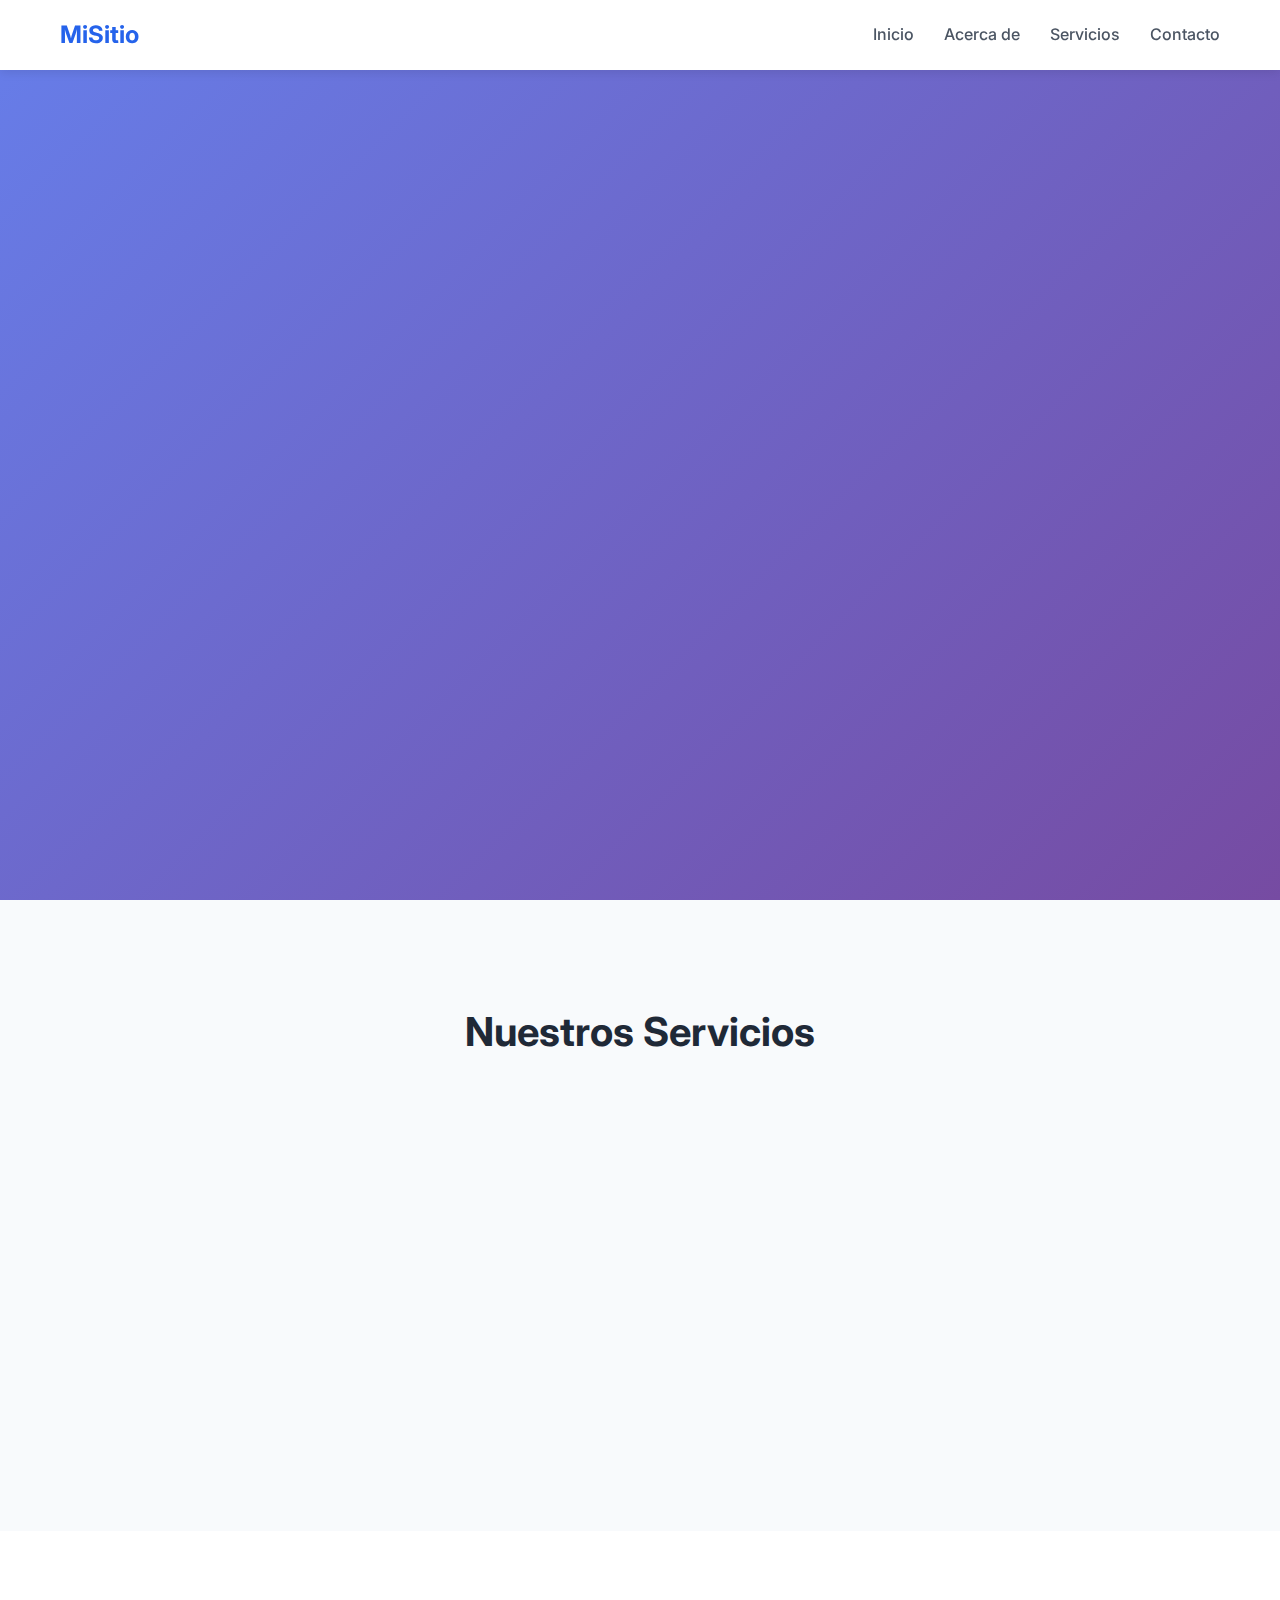
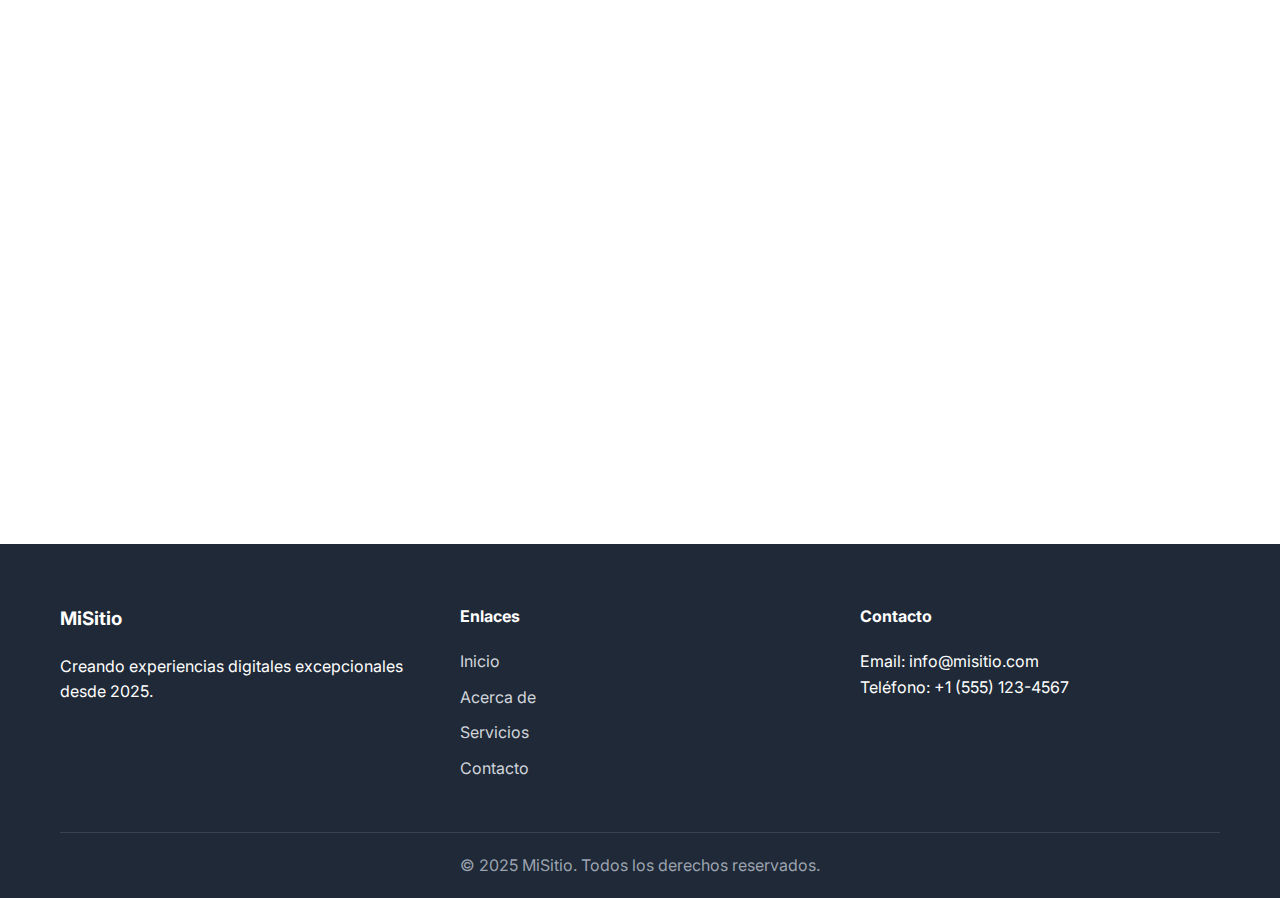
<file: index.html>
<!DOCTYPE html>
<html lang="es">
<head>
    <meta charset="UTF-8">
    <meta name="viewport" content="width=device-width, initial-scale=1.0">
    <title>Mi Sitio Web Básico</title>
    <link rel="stylesheet" href="styles.css">
    <link href="https://fonts.googleapis.com/css2?family=Inter:wght@300;400;600;700&display=swap" rel="stylesheet">
</head>
<body>
    <header>
        <nav class="navbar">
            <div class="nav-container">
                <div class="nav-logo">
                    <a href="#home">MiSitio</a>
                </div>
                <ul class="nav-menu">
                    <li class="nav-item">
                        <a href="#home" class="nav-link">Inicio</a>
                    </li>
                    <li class="nav-item">
                        <a href="about.html" class="nav-link">Acerca de</a>
                    </li>
                    <li class="nav-item">
                        <a href="#services" class="nav-link">Servicios</a>
                    </li>
                    <li class="nav-item">
                        <a href="contact.html" class="nav-link">Contacto</a>
                    </li>
                </ul>
                <div class="nav-toggle" id="mobile-menu">
                    <span class="bar"></span>
                    <span class="bar"></span>
                    <span class="bar"></span>
                </div>
            </div>
        </nav>
    </header>

    <main>
        <!-- Hero Section -->
        <section id="home" class="hero">
            <div class="hero-container">
                <h1 class="hero-title">Bienvenido a Mi Sitio Web</h1>
                <p class="hero-description">
                    Creamos experiencias digitales increíbles con diseño moderno y funcionalidad excepcional.
                </p>
                <div class="hero-buttons">
                    <a href="#services" class="btn btn-primary">Ver Servicios</a>
                    <a href="contact.html" class="btn btn-secondary">Contactanos</a>
                </div>
            </div>
        </section>

        <!-- Services Section -->
        <section id="services" class="services">
            <div class="container">
                <h2 class="section-title">Nuestros Servicios</h2>
                <div class="services-grid">
                    <div class="service-card">
                        <div class="service-icon">🌐</div>
                        <h3>Desarrollo Web</h3>
                        <p>Creamos sitios web modernos y responsivos que se adaptan a todos los dispositivos.</p>
                    </div>
                    <div class="service-card">
                        <div class="service-icon">🎨</div>
                        <h3>Diseño UI/UX</h3>
                        <p>Diseñamos interfaces intuitivas y atractivas para mejorar la experiencia del usuario.</p>
                    </div>
                    <div class="service-card">
                        <div class="service-icon">⚡</div>
                        <h3>Optimización</h3>
                        <p>Optimizamos el rendimiento de tu sitio web para cargas más rápidas y mejor SEO.</p>
                    </div>
                </div>
            </div>
        </section>

        <!-- About Section -->
        <section id="about" class="about">
            <div class="container">
                <div class="about-content">
                    <div class="about-text">
                        <h2>Sobre Nosotros</h2>
                        <p>
                            Somos un equipo apasionado de desarrolladores y diseñadores dedicados a crear 
                            soluciones digitales innovadoras. Con años de experiencia en el desarrollo web, 
                            nos especializamos en crear sitios web que no solo se ven increíbles, sino que 
                            también funcionan de manera excepcional.
                        </p>
                        <p>
                            Nuestro enfoque se centra en la experiencia del usuario, el diseño responsivo 
                            y las mejores prácticas de desarrollo para asegurar que tu sitio web destaque 
                            en el mundo digital.
                        </p>
                        <a href="about.html" class="btn btn-primary">Conoce más</a>
                    </div>
                    <div class="about-image">
                        <div class="image-placeholder">
                            <span>📊</span>
                        </div>
                    </div>
                </div>
            </div>
        </section>
    </main>

    <footer class="footer">
        <div class="container">
            <div class="footer-content">
                <div class="footer-section">
                    <h3>MiSitio</h3>
                    <p>Creando experiencias digitales excepcionales desde 2025.</p>
                </div>
                <div class="footer-section">
                    <h4>Enlaces</h4>
                    <ul>
                        <li><a href="#home">Inicio</a></li>
                        <li><a href="about.html">Acerca de</a></li>
                        <li><a href="#services">Servicios</a></li>
                        <li><a href="contact.html">Contacto</a></li>
                    </ul>
                </div>
                <div class="footer-section">
                    <h4>Contacto</h4>
                    <p>Email: info@misitio.com</p>
                    <p>Teléfono: +1 (555) 123-4567</p>
                </div>
            </div>
            <div class="footer-bottom">
                <p>&copy; 2025 MiSitio. Todos los derechos reservados.</p>
            </div>
        </div>
    </footer>

    <script src="script.js"></script>
</body>
</html>
</file>
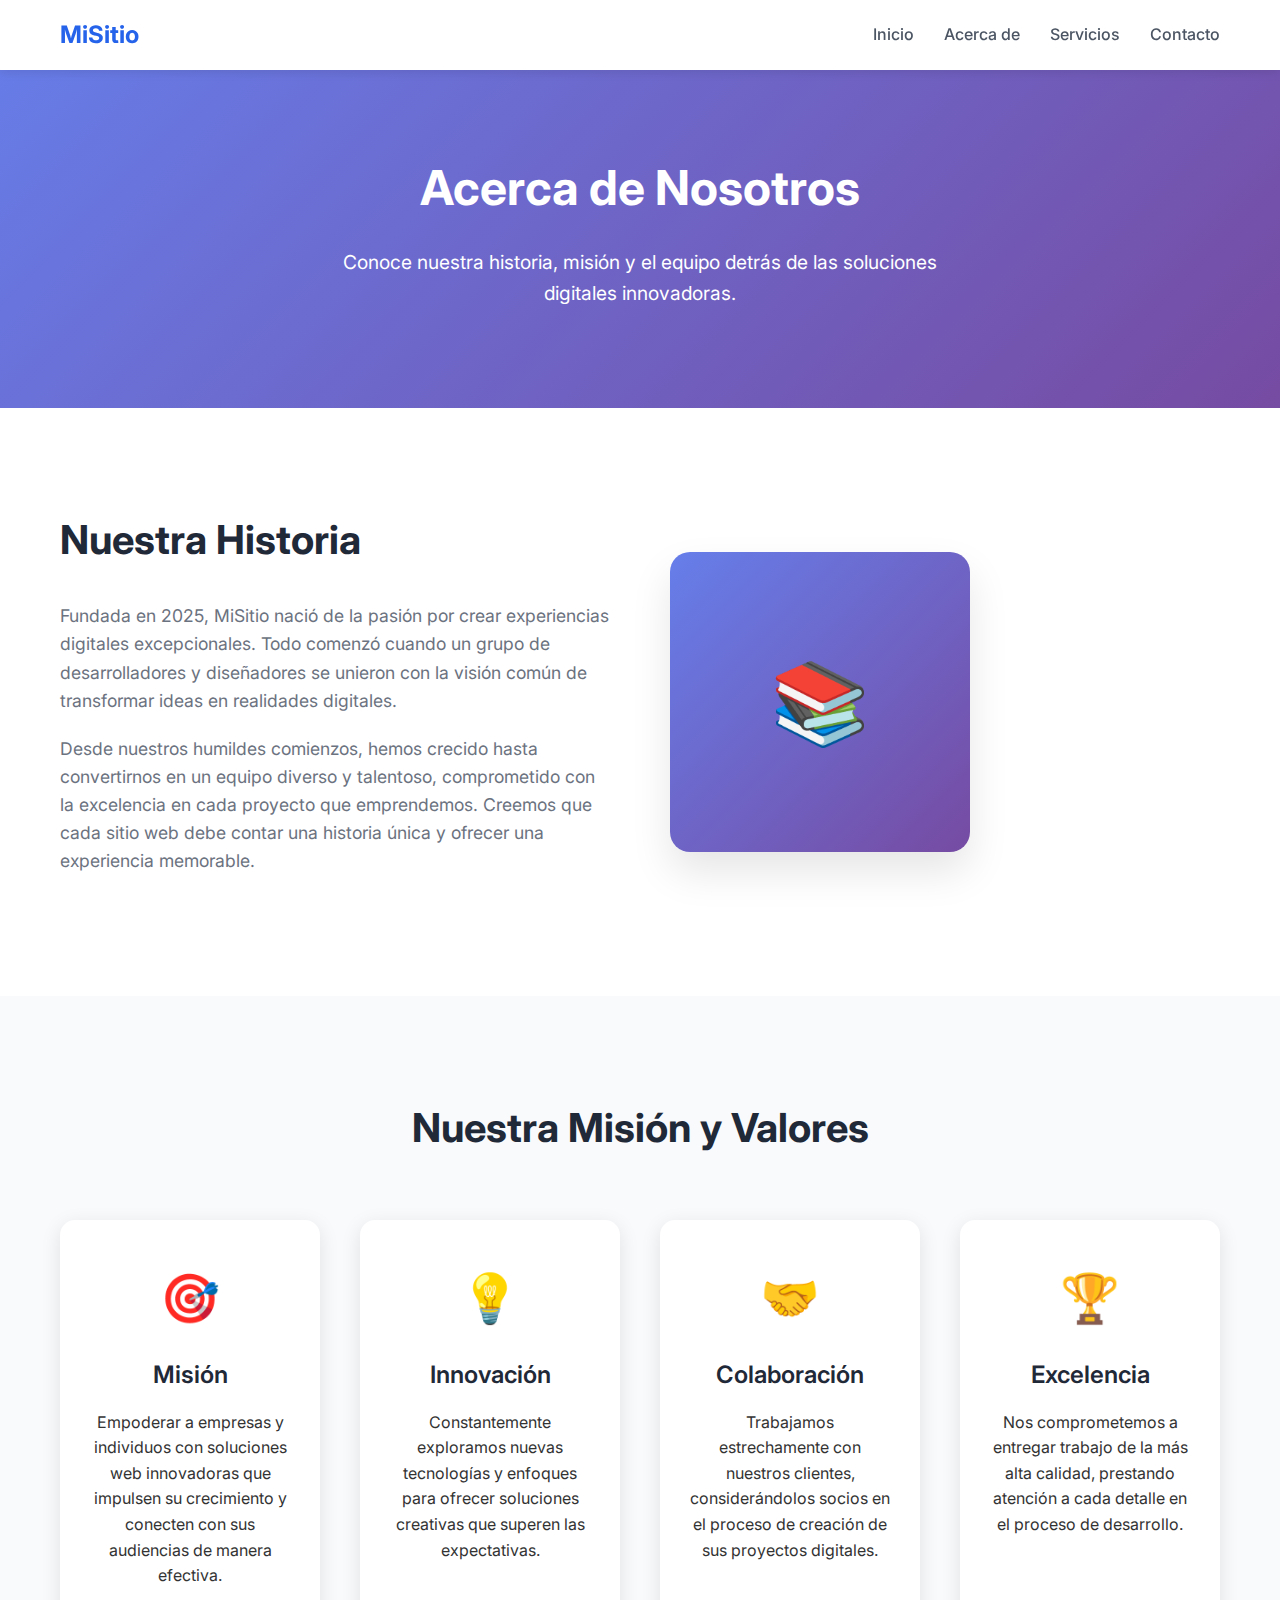
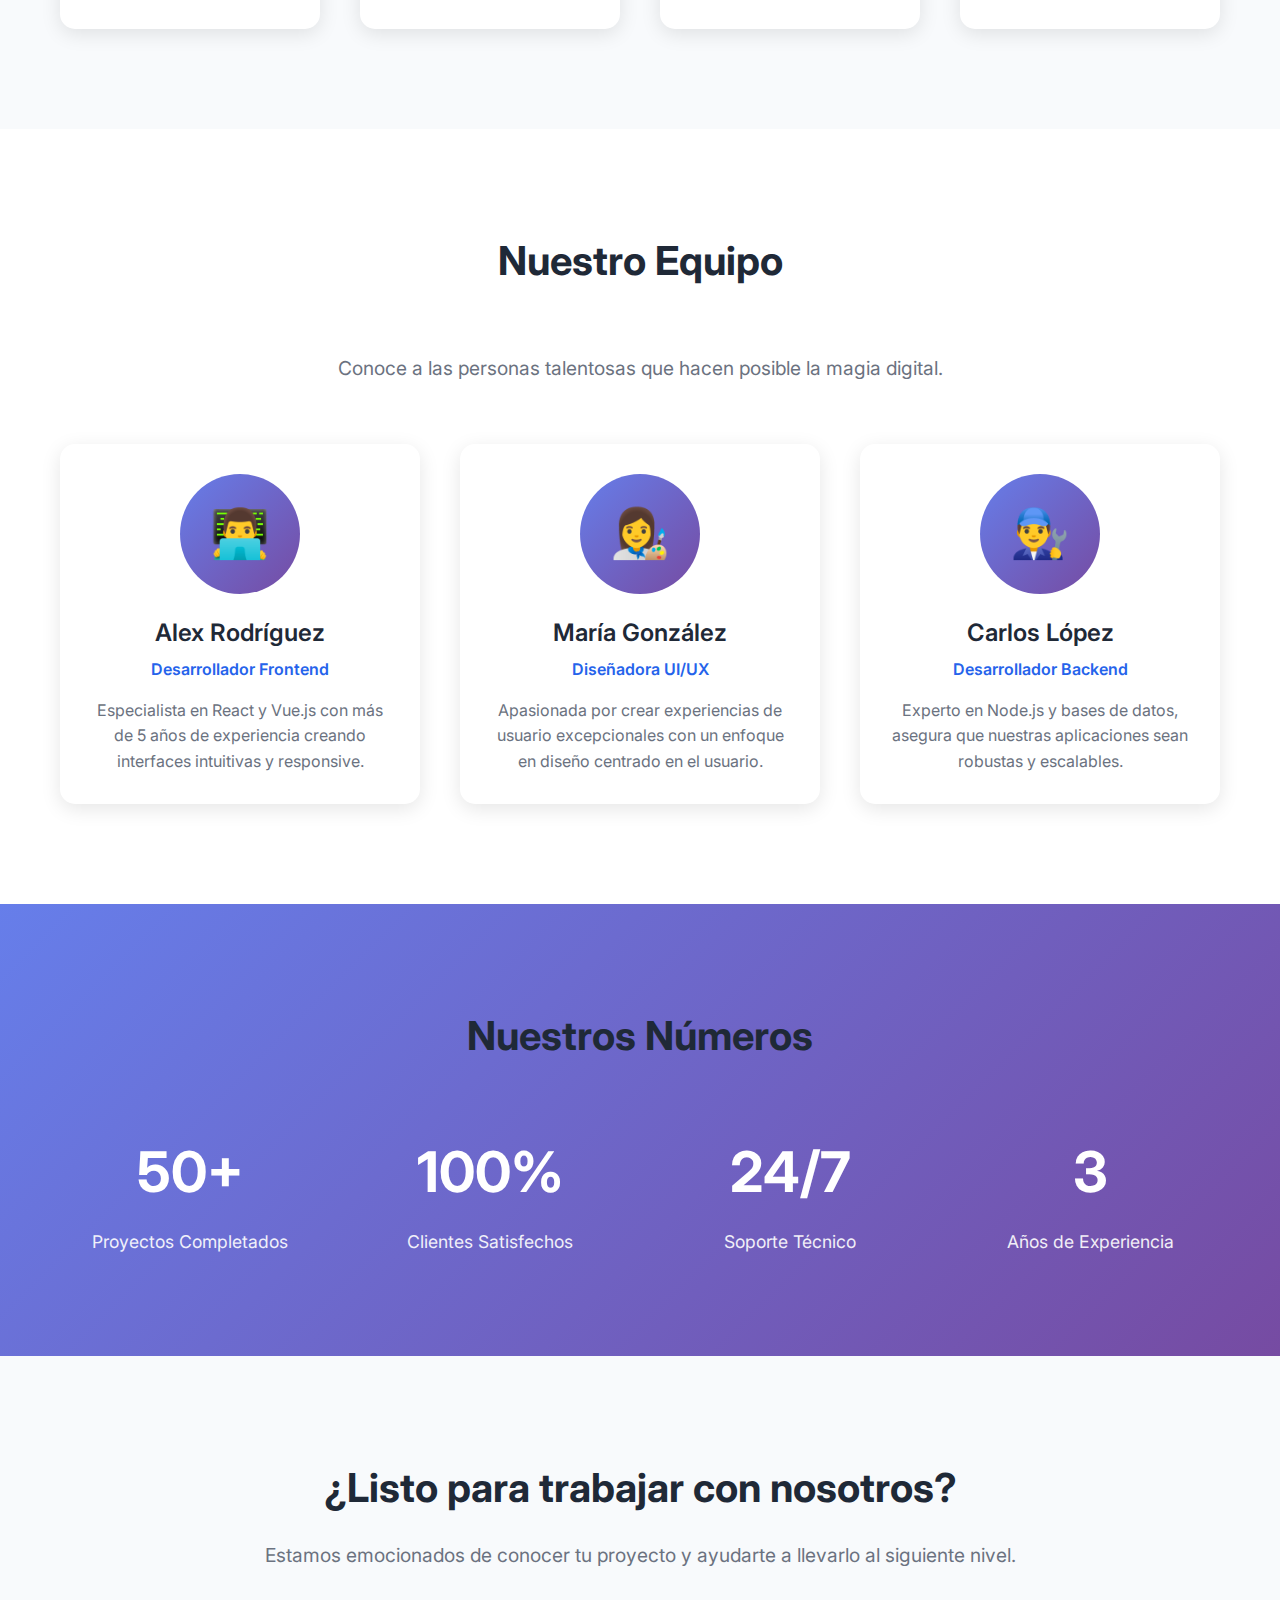
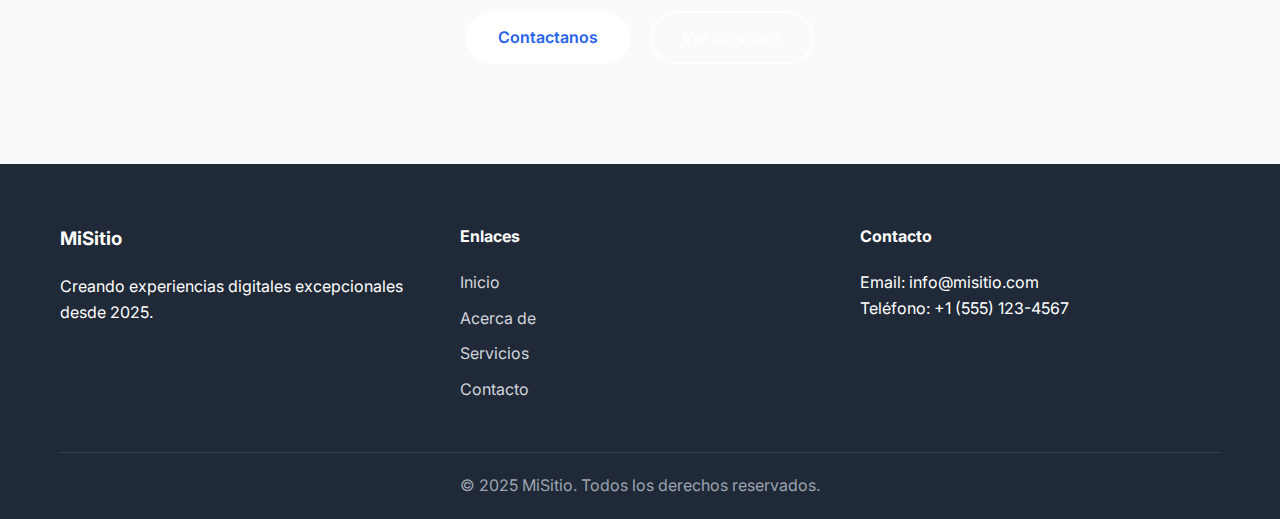
<file: about.html>
<!DOCTYPE html>
<html lang="es">
<head>
    <meta charset="UTF-8">
    <meta name="viewport" content="width=device-width, initial-scale=1.0">
    <title>Acerca de - Mi Sitio Web Básico</title>
    <link rel="stylesheet" href="styles.css">
    <link href="https://fonts.googleapis.com/css2?family=Inter:wght@300;400;600;700&display=swap" rel="stylesheet">
</head>
<body>
    <header>
        <nav class="navbar">
            <div class="nav-container">
                <div class="nav-logo">
                    <a href="index.html">MiSitio</a>
                </div>
                <ul class="nav-menu">
                    <li class="nav-item">
                        <a href="index.html" class="nav-link">Inicio</a>
                    </li>
                    <li class="nav-item">
                        <a href="about.html" class="nav-link">Acerca de</a>
                    </li>
                    <li class="nav-item">
                        <a href="index.html#services" class="nav-link">Servicios</a>
                    </li>
                    <li class="nav-item">
                        <a href="contact.html" class="nav-link">Contacto</a>
                    </li>
                </ul>
                <div class="nav-toggle" id="mobile-menu">
                    <span class="bar"></span>
                    <span class="bar"></span>
                    <span class="bar"></span>
                </div>
            </div>
        </nav>
    </header>

    <main>
        <!-- Page Header -->
        <section class="page-header">
            <div class="container">
                <h1>Acerca de Nosotros</h1>
                <p>Conoce nuestra historia, misión y el equipo detrás de las soluciones digitales innovadoras.</p>
            </div>
        </section>

        <!-- Our Story Section -->
        <section class="our-story">
            <div class="container">
                <div class="story-content">
                    <div class="story-text">
                        <h2>Nuestra Historia</h2>
                        <p>
                            Fundada en 2025, MiSitio nació de la pasión por crear experiencias digitales 
                            excepcionales. Todo comenzó cuando un grupo de desarrolladores y diseñadores 
                            se unieron con la visión común de transformar ideas en realidades digitales.
                        </p>
                        <p>
                            Desde nuestros humildes comienzos, hemos crecido hasta convertirnos en un 
                            equipo diverso y talentoso, comprometido con la excelencia en cada proyecto 
                            que emprendemos. Creemos que cada sitio web debe contar una historia única 
                            y ofrecer una experiencia memorable.
                        </p>
                    </div>
                    <div class="story-image">
                        <div class="image-placeholder">
                            <span>📚</span>
                        </div>
                    </div>
                </div>
            </div>
        </section>

        <!-- Mission & Values -->
        <section class="mission-values">
            <div class="container">
                <h2 class="section-title">Nuestra Misión y Valores</h2>
                <div class="values-grid">
                    <div class="value-card">
                        <div class="value-icon">🎯</div>
                        <h3>Misión</h3>
                        <p>
                            Empoderar a empresas y individuos con soluciones web innovadoras que 
                            impulsen su crecimiento y conecten con sus audiencias de manera efectiva.
                        </p>
                    </div>
                    <div class="value-card">
                        <div class="value-icon">💡</div>
                        <h3>Innovación</h3>
                        <p>
                            Constantemente exploramos nuevas tecnologías y enfoques para ofrecer 
                            soluciones creativas que superen las expectativas.
                        </p>
                    </div>
                    <div class="value-card">
                        <div class="value-icon">🤝</div>
                        <h3>Colaboración</h3>
                        <p>
                            Trabajamos estrechamente con nuestros clientes, considerándolos socios 
                            en el proceso de creación de sus proyectos digitales.
                        </p>
                    </div>
                    <div class="value-card">
                        <div class="value-icon">🏆</div>
                        <h3>Excelencia</h3>
                        <p>
                            Nos comprometemos a entregar trabajo de la más alta calidad, prestando 
                            atención a cada detalle en el proceso de desarrollo.
                        </p>
                    </div>
                </div>
            </div>
        </section>

        <!-- Team Section -->
        <section class="team">
            <div class="container">
                <h2 class="section-title">Nuestro Equipo</h2>
                <p class="team-intro">
                    Conoce a las personas talentosas que hacen posible la magia digital.
                </p>
                <div class="team-grid">
                    <div class="team-member">
                        <div class="member-photo">
                            <span>👨‍💻</span>
                        </div>
                        <h3>Alex Rodríguez</h3>
                        <p class="member-role">Desarrollador Frontend</p>
                        <p class="member-description">
                            Especialista en React y Vue.js con más de 5 años de experiencia 
                            creando interfaces intuitivas y responsive.
                        </p>
                    </div>
                    <div class="team-member">
                        <div class="member-photo">
                            <span>👩‍🎨</span>
                        </div>
                        <h3>María González</h3>
                        <p class="member-role">Diseñadora UI/UX</p>
                        <p class="member-description">
                            Apasionada por crear experiencias de usuario excepcionales con un 
                            enfoque en diseño centrado en el usuario.
                        </p>
                    </div>
                    <div class="team-member">
                        <div class="member-photo">
                            <span>👨‍🔧</span>
                        </div>
                        <h3>Carlos López</h3>
                        <p class="member-role">Desarrollador Backend</p>
                        <p class="member-description">
                            Experto en Node.js y bases de datos, asegura que nuestras 
                            aplicaciones sean robustas y escalables.
                        </p>
                    </div>
                </div>
            </div>
        </section>

        <!-- Statistics Section -->
        <section class="statistics">
            <div class="container">
                <h2 class="section-title">Nuestros Números</h2>
                <div class="stats-grid">
                    <div class="stat-item">
                        <div class="stat-number">50+</div>
                        <div class="stat-label">Proyectos Completados</div>
                    </div>
                    <div class="stat-item">
                        <div class="stat-number">100%</div>
                        <div class="stat-label">Clientes Satisfechos</div>
                    </div>
                    <div class="stat-item">
                        <div class="stat-number">24/7</div>
                        <div class="stat-label">Soporte Técnico</div>
                    </div>
                    <div class="stat-item">
                        <div class="stat-number">3</div>
                        <div class="stat-label">Años de Experiencia</div>
                    </div>
                </div>
            </div>
        </section>

        <!-- Call to Action -->
        <section class="cta-about">
            <div class="container">
                <div class="cta-content">
                    <h2>¿Listo para trabajar con nosotros?</h2>
                    <p>
                        Estamos emocionados de conocer tu proyecto y ayudarte a llevarlo al siguiente nivel.
                    </p>
                    <div class="cta-buttons">
                        <a href="contact.html" class="btn btn-primary">Contactanos</a>
                        <a href="index.html#services" class="btn btn-secondary">Ver Servicios</a>
                    </div>
                </div>
            </div>
        </section>
    </main>

    <footer class="footer">
        <div class="container">
            <div class="footer-content">
                <div class="footer-section">
                    <h3>MiSitio</h3>
                    <p>Creando experiencias digitales excepcionales desde 2025.</p>
                </div>
                <div class="footer-section">
                    <h4>Enlaces</h4>
                    <ul>
                        <li><a href="index.html">Inicio</a></li>
                        <li><a href="about.html">Acerca de</a></li>
                        <li><a href="index.html#services">Servicios</a></li>
                        <li><a href="contact.html">Contacto</a></li>
                    </ul>
                </div>
                <div class="footer-section">
                    <h4>Contacto</h4>
                    <p>Email: info@misitio.com</p>
                    <p>Teléfono: +1 (555) 123-4567</p>
                </div>
            </div>
            <div class="footer-bottom">
                <p>&copy; 2025 MiSitio. Todos los derechos reservados.</p>
            </div>
        </div>
    </footer>

    <script src="script.js"></script>
</body>
</html>
</file>
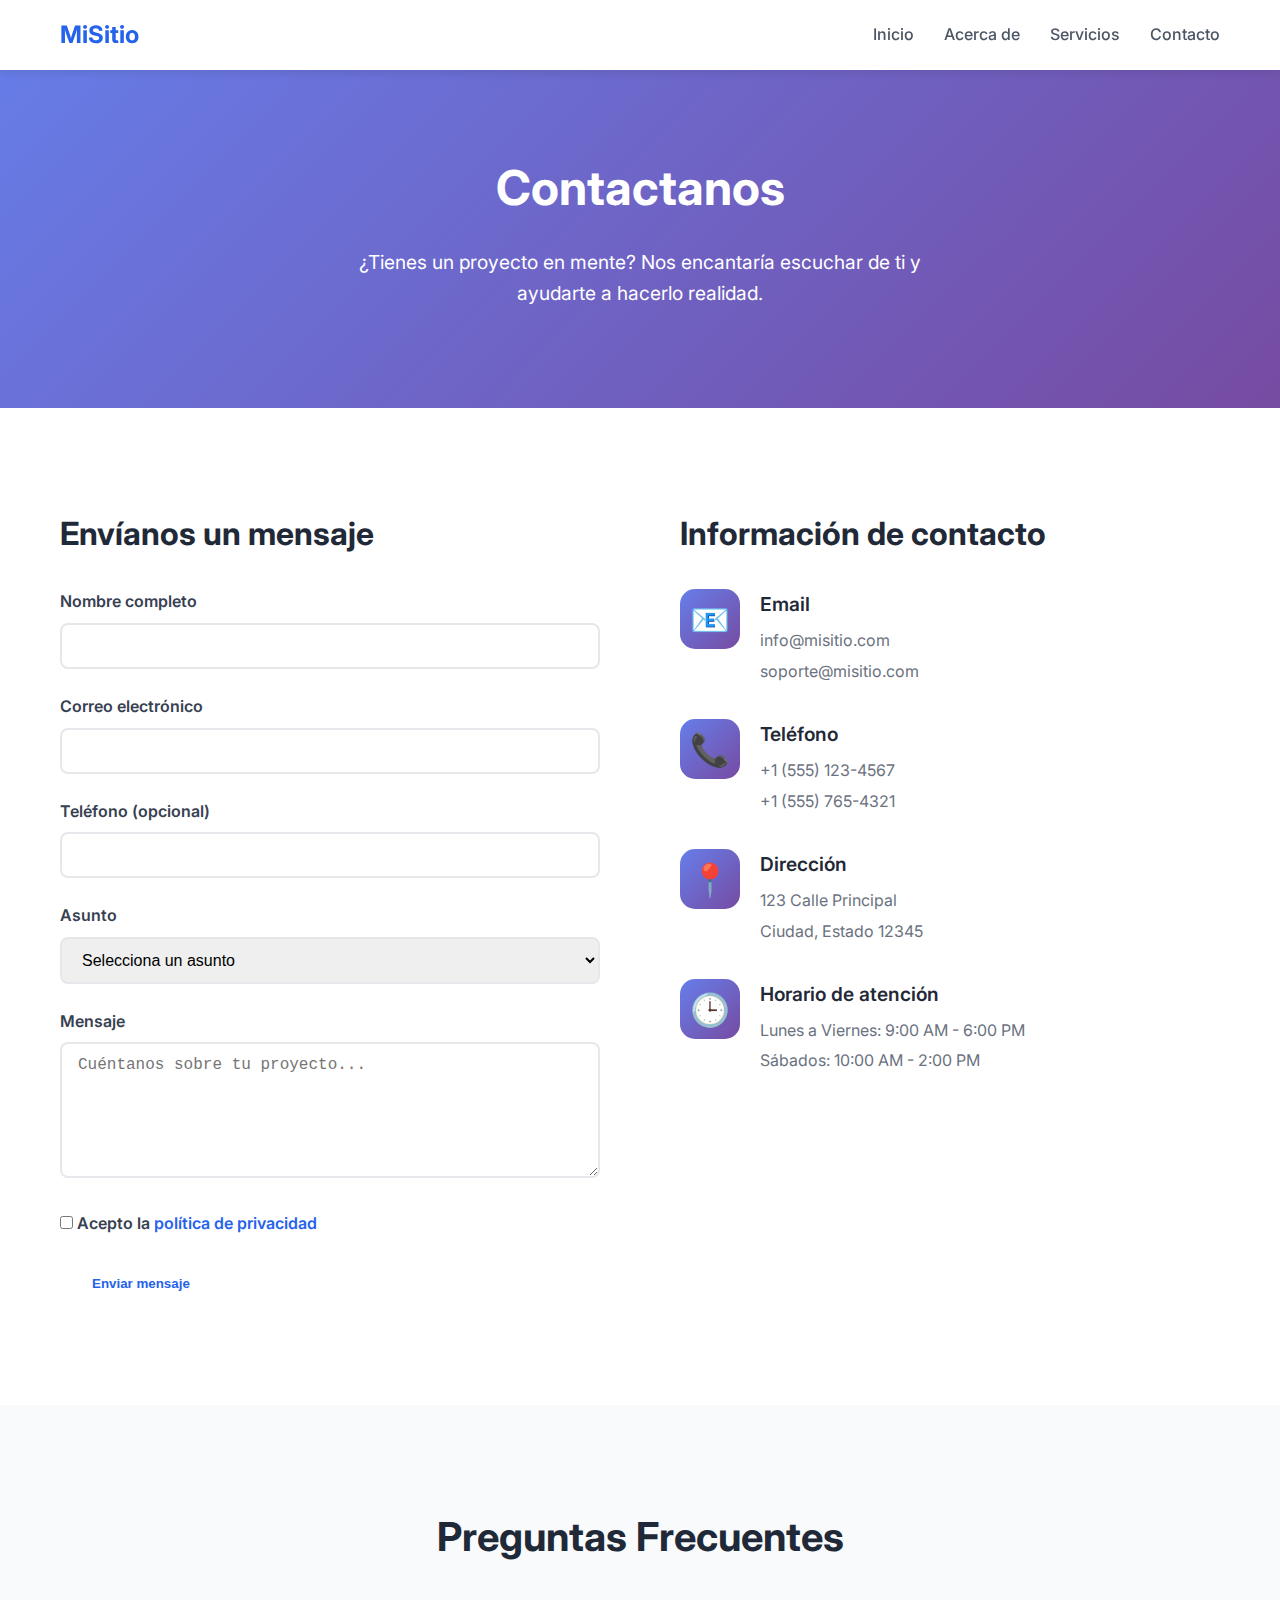
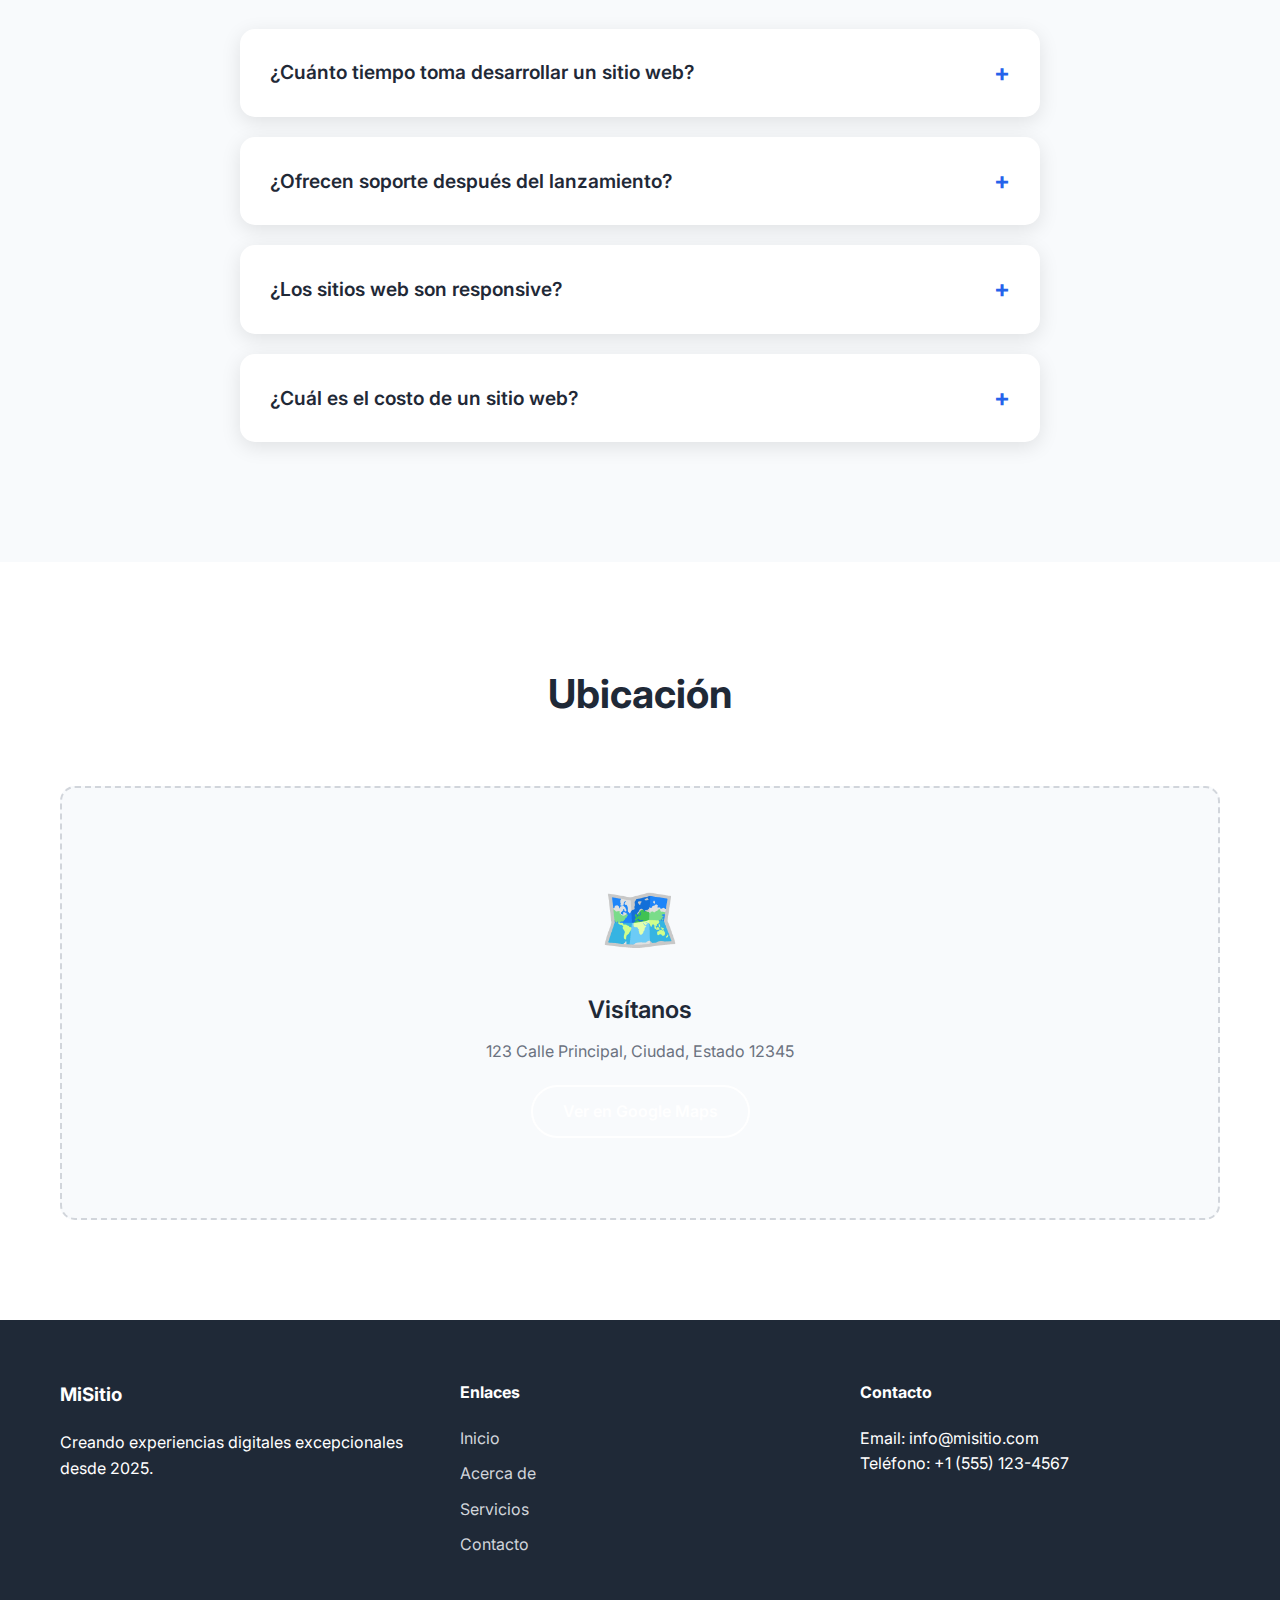
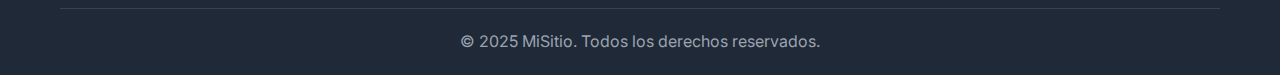
<file: contact.html>
<!DOCTYPE html>
<html lang="es">
<head>
    <meta charset="UTF-8">
    <meta name="viewport" content="width=device-width, initial-scale=1.0">
    <title>Contacto - Mi Sitio Web Básico</title>
    <link rel="stylesheet" href="styles.css">
    <link href="https://fonts.googleapis.com/css2?family=Inter:wght@300;400;600;700&display=swap" rel="stylesheet">
</head>
<body>
    <header>
        <nav class="navbar">
            <div class="nav-container">
                <div class="nav-logo">
                    <a href="index.html">MiSitio</a>
                </div>
                <ul class="nav-menu">
                    <li class="nav-item">
                        <a href="index.html" class="nav-link">Inicio</a>
                    </li>
                    <li class="nav-item">
                        <a href="about.html" class="nav-link">Acerca de</a>
                    </li>
                    <li class="nav-item">
                        <a href="index.html#services" class="nav-link">Servicios</a>
                    </li>
                    <li class="nav-item">
                        <a href="contact.html" class="nav-link">Contacto</a>
                    </li>
                </ul>
                <div class="nav-toggle" id="mobile-menu">
                    <span class="bar"></span>
                    <span class="bar"></span>
                    <span class="bar"></span>
                </div>
            </div>
        </nav>
    </header>

    <main>
        <!-- Page Header -->
        <section class="page-header">
            <div class="container">
                <h1>Contactanos</h1>
                <p>¿Tienes un proyecto en mente? Nos encantaría escuchar de ti y ayudarte a hacerlo realidad.</p>
            </div>
        </section>

        <!-- Contact Section -->
        <section class="contact-section">
            <div class="container">
                <div class="contact-content">
                    <!-- Contact Form -->
                    <div class="contact-form">
                        <h2>Envíanos un mensaje</h2>
                        <form id="contactForm" name="contact" method="POST" data-netlify="true" netlify-honeypot="bot-field" action="/success.html">
                            <input type="hidden" name="form-name" value="contact" />
                            <div style="display: none;">
                                <label>Don't fill this out if you're human: <input name="bot-field" /></label>
                            </div>
                            <div class="form-group">
                                <label for="name">Nombre completo</label>
                                <input type="text" id="name" name="name" required>
                            </div>
                            <div class="form-group">
                                <label for="email">Correo electrónico</label>
                                <input type="email" id="email" name="email" required>
                            </div>
                            <div class="form-group">
                                <label for="phone">Teléfono (opcional)</label>
                                <input type="tel" id="phone" name="phone">
                            </div>
                            <div class="form-group">
                                <label for="subject">Asunto</label>
                                <select id="subject" name="subject" required>
                                    <option value="">Selecciona un asunto</option>
                                    <option value="website">Desarrollo de sitio web</option>
                                    <option value="design">Diseño UI/UX</option>
                                    <option value="optimization">Optimización web</option>
                                    <option value="maintenance">Mantenimiento</option>
                                    <option value="other">Otro</option>
                                </select>
                            </div>
                            <div class="form-group">
                                <label for="message">Mensaje</label>
                                <textarea id="message" name="message" rows="6" required placeholder="Cuéntanos sobre tu proyecto..."></textarea>
                            </div>
                            <div class="form-group">
                                <label class="checkbox-label">
                                    <input type="checkbox" id="privacy" name="privacy" required>
                                    <span class="checkmark"></span>
                                    Acepto la <a href="#" class="privacy-link">política de privacidad</a>
                                </label>
                            </div>
                            <button type="submit" class="btn btn-primary">Enviar mensaje</button>
                        </form>
                    </div>

                    <!-- Contact Info -->
                    <div class="contact-info">
                        <h2>Información de contacto</h2>
                        <div class="contact-item">
                            <div class="contact-icon">📧</div>
                            <div class="contact-details">
                                <h3>Email</h3>
                                <p>info@misitio.com</p>
                                <p>soporte@misitio.com</p>
                            </div>
                        </div>
                        <div class="contact-item">
                            <div class="contact-icon">📞</div>
                            <div class="contact-details">
                                <h3>Teléfono</h3>
                                <p>+1 (555) 123-4567</p>
                                <p>+1 (555) 765-4321</p>
                            </div>
                        </div>
                        <div class="contact-item">
                            <div class="contact-icon">📍</div>
                            <div class="contact-details">
                                <h3>Dirección</h3>
                                <p>123 Calle Principal</p>
                                <p>Ciudad, Estado 12345</p>
                            </div>
                        </div>
                        <div class="contact-item">
                            <div class="contact-icon">🕒</div>
                            <div class="contact-details">
                                <h3>Horario de atención</h3>
                                <p>Lunes a Viernes: 9:00 AM - 6:00 PM</p>
                                <p>Sábados: 10:00 AM - 2:00 PM</p>
                            </div>
                        </div>
                    </div>
                </div>
            </div>
        </section>

        <!-- FAQ Section -->
        <section class="faq-section">
            <div class="container">
                <h2 class="section-title">Preguntas Frecuentes</h2>
                <div class="faq-grid">
                    <div class="faq-item">
                        <div class="faq-question">
                            <h3>¿Cuánto tiempo toma desarrollar un sitio web?</h3>
                            <span class="faq-toggle">+</span>
                        </div>
                        <div class="faq-answer">
                            <p>El tiempo de desarrollo varía según la complejidad del proyecto. Un sitio web básico puede tomar de 2-4 semanas, mientras que proyectos más complejos pueden requerir 6-12 semanas.</p>
                        </div>
                    </div>
                    <div class="faq-item">
                        <div class="faq-question">
                            <h3>¿Ofrecen soporte después del lanzamiento?</h3>
                            <span class="faq-toggle">+</span>
                        </div>
                        <div class="faq-answer">
                            <p>Sí, ofrecemos soporte técnico y mantenimiento continuo. Incluimos un período de soporte gratuito y ofrecemos planes de mantenimiento mensual.</p>
                        </div>
                    </div>
                    <div class="faq-item">
                        <div class="faq-question">
                            <h3>¿Los sitios web son responsive?</h3>
                            <span class="faq-toggle">+</span>
                        </div>
                        <div class="faq-answer">
                            <p>Absolutamente. Todos nuestros sitios web están diseñados para funcionar perfectamente en dispositivos móviles, tablets y computadoras de escritorio.</p>
                        </div>
                    </div>
                    <div class="faq-item">
                        <div class="faq-question">
                            <h3>¿Cuál es el costo de un sitio web?</h3>
                            <span class="faq-toggle">+</span>
                        </div>
                        <div class="faq-answer">
                            <p>Los costos varían según las características y complejidad del proyecto. Ofrecemos consultas gratuitas para evaluar tus necesidades y proporcionar un presupuesto personalizado.</p>
                        </div>
                    </div>
                </div>
            </div>
        </section>

        <!-- Map Section -->
        <section class="map-section">
            <div class="container">
                <h2 class="section-title">Ubicación</h2>
                <div class="map-placeholder">
                    <div class="map-content">
                        <div class="map-icon">🗺️</div>
                        <h3>Visítanos</h3>
                        <p>123 Calle Principal, Ciudad, Estado 12345</p>
                        <a href="#" class="btn btn-secondary">Ver en Google Maps</a>
                    </div>
                </div>
            </div>
        </section>
    </main>

    <footer class="footer">
        <div class="container">
            <div class="footer-content">
                <div class="footer-section">
                    <h3>MiSitio</h3>
                    <p>Creando experiencias digitales excepcionales desde 2025.</p>
                </div>
                <div class="footer-section">
                    <h4>Enlaces</h4>
                    <ul>
                        <li><a href="index.html">Inicio</a></li>
                        <li><a href="about.html">Acerca de</a></li>
                        <li><a href="index.html#services">Servicios</a></li>
                        <li><a href="contact.html">Contacto</a></li>
                    </ul>
                </div>
                <div class="footer-section">
                    <h4>Contacto</h4>
                    <p>Email: info@misitio.com</p>
                    <p>Teléfono: +1 (555) 123-4567</p>
                </div>
            </div>
            <div class="footer-bottom">
                <p>&copy; 2025 MiSitio. Todos los derechos reservados.</p>
            </div>
        </div>
    </footer>

    <script src="script.js"></script>
    <script>
        // Contact form handling
        document.getElementById('contactForm').addEventListener('submit', function(e) {
            // Permitir envío normal del formulario (Netlify lo maneja)
            const submitBtn = this.querySelector('button[type="submit"]');
            const originalText = submitBtn.textContent;
            submitBtn.textContent = 'Enviando...';
            submitBtn.disabled = true;
            
            // Netlify procesará el formulario automáticamente
        });

        // FAQ toggle functionality
        document.querySelectorAll('.faq-question').forEach(question => {
            question.addEventListener('click', () => {
                const faqItem = question.parentElement;
                const answer = faqItem.querySelector('.faq-answer');
                const toggle = question.querySelector('.faq-toggle');
                
                faqItem.classList.toggle('active');
                
                if (faqItem.classList.contains('active')) {
                    answer.style.maxHeight = answer.scrollHeight + 'px';
                    toggle.textContent = '-';
                } else {
                    answer.style.maxHeight = '0';
                    toggle.textContent = '+';
                }
            });
        });
    </script>
</body>
</html>
</file>
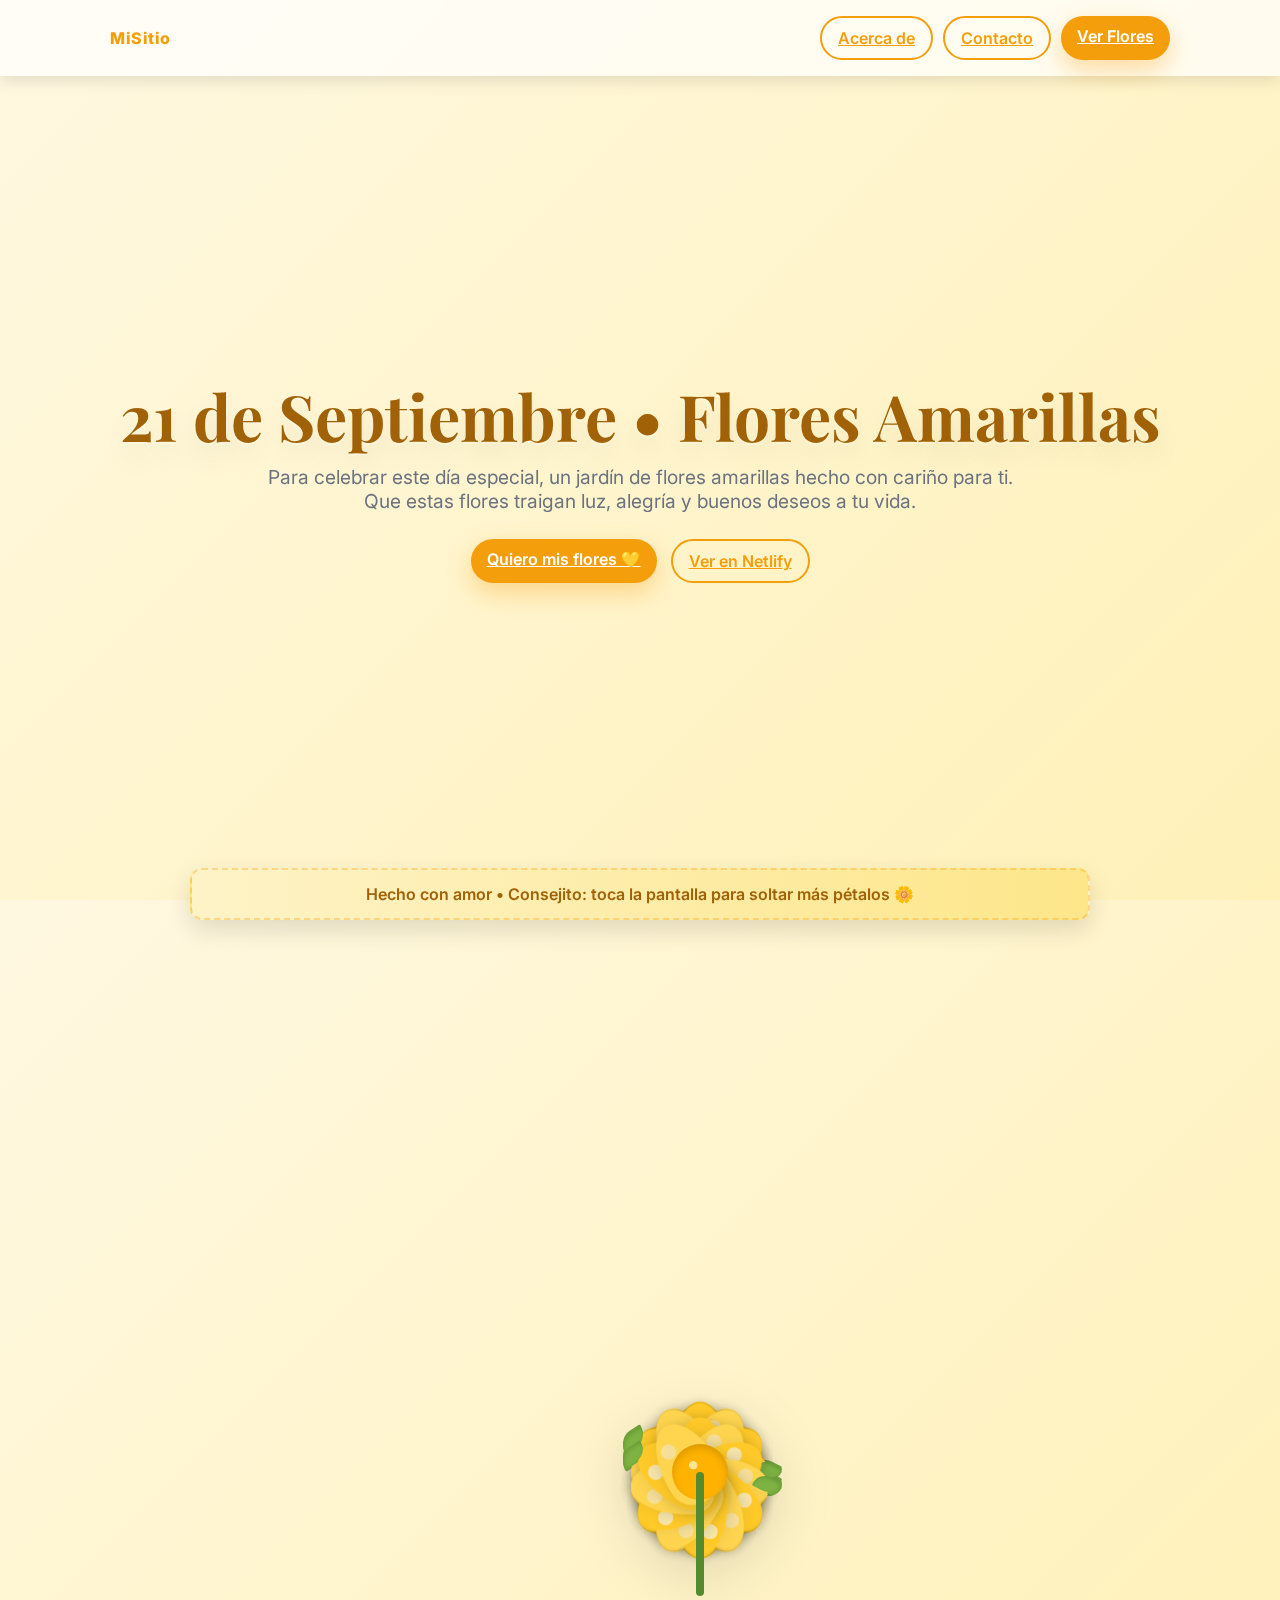
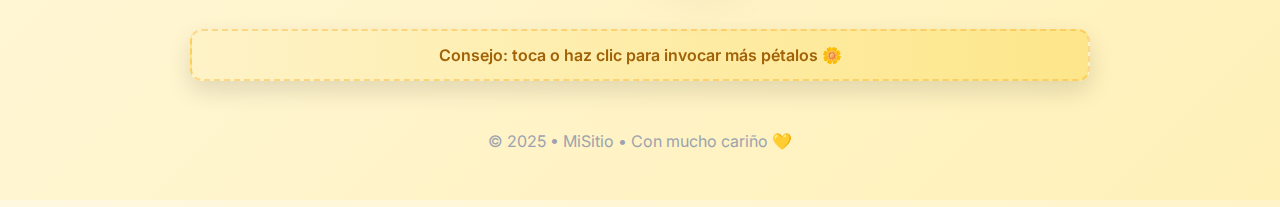
<file: flores-amarillas.html>
<!DOCTYPE html>
<html lang="es">
<head>
  <meta charset="UTF-8" />
  <meta name="viewport" content="width=device-width, initial-scale=1.0" />
  <title>Flores Amarillas - 21 de Septiembre</title>
  <link rel="preconnect" href="https://fonts.googleapis.com">
  <link rel="preconnect" href="https://fonts.gstatic.com" crossorigin>
  <link href="https://fonts.googleapis.com/css2?family=Inter:wght@300;400;600;800&family=Playfair+Display:wght@700;800&display=swap" rel="stylesheet">
  <style>
    :root {
      --bg1: #fff8e1;
      --bg2: #fff1b8;
      --petal: #ffd54f;
      --petal-2: #ffca28;
      --center: #ffb300;
      --leaf: #7cb342;
      --stem: #558b2f;
      --accent: #f59e0b;
      --text: #1f2937;
      --shadow: rgba(0,0,0,.12);
    }

    * { box-sizing: border-box; }
    html, body { height: 100%; }

    body {
      margin: 0;
      font-family: 'Inter', system-ui, -apple-system, 'Segoe UI', Roboto, Arial, sans-serif;
      color: var(--text);
      background: linear-gradient(135deg, var(--bg1), var(--bg2));
      overflow-x: hidden;
    }

    /* Floating petals background */
    .petals-layer { position: fixed; inset: 0; overflow: hidden; z-index: 0; pointer-events: none; }
    .petal {
      position: absolute;
      width: 18px; height: 24px;
      background: radial-gradient(circle at 30% 30%, #fff 0 20%, var(--petal) 21% 100%);
      border-radius: 60% 60% 40% 40%/70% 70% 30% 30%;
      box-shadow: 0 6px 10px var(--shadow);
      animation: floatY linear var(--dur) infinite, sway ease-in-out var(--dur) infinite;
      opacity: .85;
      transform-origin: center -40px;
    }
    .petal.p2 { background: radial-gradient(circle at 30% 30%, #fff 0 18%, var(--petal-2) 19% 100%); }

    @keyframes floatY {
      from { transform: translate3d(var(--x,0), -10vh, 0) rotate(var(--rot,0deg)); }
      to   { transform: translate3d(calc(var(--x,0) + 10px), 110vh, 0) rotate(calc(var(--rot,0deg) + 180deg)); }
    }
    @keyframes sway {
      0%,100% { margin-left: -10px; }
      50% { margin-left: 10px; }
    }

    header {
      position: sticky; top: 0; z-index: 5;
      background: rgba(255, 255, 255, .7);
      backdrop-filter: blur(8px);
      box-shadow: 0 4px 16px var(--shadow);
    }
    .nav {
      max-width: 1100px; margin: 0 auto; padding: 16px 20px;
      display: flex; align-items: center; justify-content: space-between;
    }
    .brand { font-weight: 800; letter-spacing: .5px; color: var(--accent); text-decoration: none; }
    .actions { display: flex; gap: 10px; }
    .btn { border: 0; padding: 10px 16px; border-radius: 999px; cursor: pointer; font-weight: 600; }
    .btn-primary { background: var(--accent); color: #fff; box-shadow: 0 10px 24px rgba(245,158,11,.35); }
    .btn-ghost { background: transparent; color: var(--accent); border: 2px solid var(--accent); }

    main { position: relative; z-index: 1; }

    .hero {
      min-height: 88vh; display: grid; place-items: center; text-align: center;
      padding: 80px 20px 60px;
    }
    .title {
      font-family: 'Playfair Display', serif;
      font-size: clamp(2.2rem, 5vw, 4rem);
      line-height: 1.1; margin: 0 0 14px;
      color: #a16207;
      text-shadow: 0 2px 0 #fff4, 0 14px 30px rgba(0,0,0,.08);
    }
    .subtitle { max-width: 780px; margin: 0 auto 26px; font-size: clamp(1rem, 2.3vw, 1.2rem); color: #6b7280; }

    .cta { display: flex; gap: 14px; justify-content: center; flex-wrap: wrap; }

    /* Bouquet area */
    .stage { position: relative; width: min(1100px, 92vw); margin: 30px auto 60px; aspect-ratio: 16/9; }
    .bouquet {
      position: absolute; left: 50%; bottom: 4%; transform: translateX(-50%);
      display: grid; place-items: center;
      filter: drop-shadow(0 14px 28px var(--shadow));
    }

    /* Flower: use CSS variable --scale to avoid transform conflicts */
    .flower { position: relative; width: 120px; height: 120px; --scale: 1; animation: bob 3.5s ease-in-out infinite; }
    .flower.small { --scale: .85; }
    .flower.tiny  { --scale: .7; }

    @keyframes bob {
      0%,100% { transform: translateY(0) scale(var(--scale)); }
      50% { transform: translateY(-8px) scale(var(--scale)); }
    }

    /* 12-petal design */
    .petals { position: absolute; inset: 0; }
    .f-p {
      position: absolute; left: 50%; top: 50%; width: 56px; height: 84px;
      transform-origin: 50% 82%;
      background: radial-gradient(circle at 32% 28%, #fff8 0 10%, var(--petal) 11% 100%);
      border-radius: 55% 55% 45% 45% / 70% 70% 30% 30%;
      filter: drop-shadow(0 4px 8px var(--shadow));
    }
    .f-p:nth-child(odd) { background: radial-gradient(circle at 32% 28%, #fff8 0 10%, var(--petal-2) 11% 100%); }

    /* Arrange 12 petals around center */
    .f-p:nth-child(1)  { transform: translate(-50%, -65%) rotate(0deg); }
    .f-p:nth-child(2)  { transform: translate(-50%, -65%) rotate(30deg); }
    .f-p:nth-child(3)  { transform: translate(-50%, -65%) rotate(60deg); }
    .f-p:nth-child(4)  { transform: translate(-50%, -65%) rotate(90deg); }
    .f-p:nth-child(5)  { transform: translate(-50%, -65%) rotate(120deg); }
    .f-p:nth-child(6)  { transform: translate(-50%, -65%) rotate(150deg); }
    .f-p:nth-child(7)  { transform: translate(-50%, -65%) rotate(180deg); }
    .f-p:nth-child(8)  { transform: translate(-50%, -65%) rotate(210deg); }
    .f-p:nth-child(9)  { transform: translate(-50%, -65%) rotate(240deg); }
    .f-p:nth-child(10) { transform: translate(-50%, -65%) rotate(270deg); }
    .f-p:nth-child(11) { transform: translate(-50%, -65%) rotate(300deg); }
    .f-p:nth-child(12) { transform: translate(-50%, -65%) rotate(330deg); }

    .center {
      position: absolute; width: 56px; height: 56px; border-radius: 50%; left: 50%; top: 50%; transform: translate(-50%, -50%);
      background: radial-gradient(circle at 38% 38%, #fff6 0 8%, var(--center) 9% 100%);
      box-shadow: inset 0 4px 8px rgba(0,0,0,.15);
    }

    /* Stem + leaves */
    .stem { position: absolute; left: 50%; bottom: -60px; width: 8px; height: 120px; background: var(--stem); transform: translateX(-50%); border-radius: 4px; }
    .leaf { position: absolute; width: 26px; height: 16px; background: var(--leaf); border-radius: 20px 2px 20px 2px; box-shadow: inset 0 2px 4px rgba(0,0,0,.15); }
    .leaf.l1 { left: -20px; top: 34px; transform: rotate(-32deg); }
    .leaf.l2 { right: -20px; top: 64px; transform: rotate(28deg); }

    /* Each flower wrapper position */
    .f { position: absolute; }

    /* Message strip */
    .strip {
      background: linear-gradient(90deg, #fef3c7, #fde68a);
      border: 2px dashed #f59e0b55; color: #a16207;
      padding: 14px 18px; text-align: center; font-weight: 600; border-radius: 12px;
      margin: 0 auto 10px; width: min(900px, 92vw);
      box-shadow: 0 10px 24px var(--shadow);
    }

    footer { text-align: center; color: #9ca3af; padding: 24px 12px 40px; }

    /* Responsive */
    @media (max-width: 640px) {
      .stage { aspect-ratio: 4/5; }
      .flower { width: 90px; height: 90px; }
      .stem { height: 90px; bottom: -40px; }
    }
  </style>
</head>
<body>
  <!-- floating petals background -->
  <div class="petals-layer" id="bg-petals"></div>

  <header>
    <div class="nav">
      <a class="brand" href="index.html">MiSitio</a>
      <div class="actions">
        <a class="btn btn-ghost" href="about.html">Acerca de</a>
        <a class="btn btn-ghost" href="contact.html">Contacto</a>
        <a class="btn btn-primary" href="#flores">Ver Flores</a>
      </div>
    </div>
  </header>

  <main>
    <section class="hero">
      <div>
        <h1 class="title">21 de Septiembre • Flores Amarillas</h1>
        <p class="subtitle">
          Para celebrar este día especial, un jardín de flores amarillas hecho con cariño para ti. Que estas flores
          traigan luz, alegría y buenos deseos a tu vida.
        </p>
        <div class="cta">
          <a class="btn btn-primary" href="#flores">Quiero mis flores 💛</a>
          <a class="btn btn-ghost" href="https://illustrious-pastelito-f5978d.netlify.app/flores-amarillas.html" target="_blank" rel="noopener">Ver en Netlify</a>
        </div>
      </div>
    </section>

    <div class="strip">Hecho con amor • Consejito: toca la pantalla para soltar más pétalos 🌼</div>

    <section id="flores" class="stage">
      <div class="bouquet">
        <!-- Center flower -->
        <div class="flower f" style="--scale:1; left: 50%; bottom: 8px;">
          <div class="petals">
            <span class="f-p"></span><span class="f-p"></span><span class="f-p"></span><span class="f-p"></span><span class="f-p"></span><span class="f-p"></span>
            <span class="f-p"></span><span class="f-p"></span><span class="f-p"></span><span class="f-p"></span><span class="f-p"></span><span class="f-p"></span>
          </div>
          <div class="center"></div>
          <div class="stem"></div>
          <div class="leaf l1"></div>
          <div class="leaf l2"></div>
        </div>

        <!-- Surrounding flowers -->
        <div class="flower f small" style="left: 25%; bottom: 28px;">
          <div class="petals">
            <span class="f-p"></span><span class="f-p"></span><span class="f-p"></span><span class="f-p"></span><span class="f-p"></span><span class="f-p"></span>
            <span class="f-p"></span><span class="f-p"></span><span class="f-p"></span><span class="f-p"></span><span class="f-p"></span><span class="f-p"></span>
          </div>
          <div class="center"></div>
          <div class="stem"></div>
          <div class="leaf l1"></div>
          <div class="leaf l2"></div>
        </div>
        <div class="flower f small" style="left: 75%; bottom: 24px;">
          <div class="petals">
            <span class="f-p"></span><span class="f-p"></span><span class="f-p"></span><span class="f-p"></span><span class="f-p"></span><span class="f-p"></span>
            <span class="f-p"></span><span class="f-p"></span><span class="f-p"></span><span class="f-p"></span><span class="f-p"></span><span class="f-p"></span>
          </div>
          <div class="center"></div>
          <div class="stem"></div>
          <div class="leaf l1"></div>
          <div class="leaf l2"></div>
        </div>
        <div class="flower f tiny"  style="left: 12%; bottom: 16px;">
          <div class="petals">
            <span class="f-p"></span><span class="f-p"></span><span class="f-p"></span><span class="f-p"></span><span class="f-p"></span><span class="f-p"></span>
            <span class="f-p"></span><span class="f-p"></span><span class="f-p"></span><span class="f-p"></span><span class="f-p"></span><span class="f-p"></span>
          </div>
          <div class="center"></div>
          <div class="stem"></div>
          <div class="leaf l1"></div>
          <div class="leaf l2"></div>
        </div>
        <div class="flower f tiny"  style="left: 88%; bottom: 14px;">
          <div class="petals">
            <span class="f-p"></span><span class="f-p"></span><span class="f-p"></span><span class="f-p"></span><span class="f-p"></span><span class="f-p"></span>
            <span class="f-p"></span><span class="f-p"></span><span class="f-p"></span><span class="f-p"></span><span class="f-p"></span><span class="f-p"></span>
          </div>
          <div class="center"></div>
          <div class="stem"></div>
          <div class="leaf l1"></div>
          <div class="leaf l2"></div>
        </div>
        <div class="flower f"       style="left: 8%;  bottom: 12px; --scale:.9;">
          <div class="petals">
            <span class="f-p"></span><span class="f-p"></span><span class="f-p"></span><span class="f-p"></span><span class="f-p"></span><span class="f-p"></span>
            <span class="f-p"></span><span class="f-p"></span><span class="f-p"></span><span class="f-p"></span><span class="f-p"></span><span class="f-p"></span>
          </div>
          <div class="center"></div>
          <div class="stem"></div>
          <div class="leaf l1"></div>
          <div class="leaf l2"></div>
        </div>
        <div class="flower f"       style="left: 92%; bottom: 10px; --scale:.85;">
          <div class="petals">
            <span class="f-p"></span><span class="f-p"></span><span class="f-p"></span><span class="f-p"></span><span class="f-p"></span><span class="f-p"></span>
            <span class="f-p"></span><span class="f-p"></span><span class="f-p"></span><span class="f-p"></span><span class="f-p"></span><span class="f-p"></span>
          </div>
          <div class="center"></div>
          <div class="stem"></div>
          <div class="leaf l1"></div>
          <div class="leaf l2"></div>
        </div>

        <!-- Extra flowers for a fuller bouquet -->
        <div class="flower f small" style="left: 37%; bottom: 26px;">
          <div class="petals"> 
            <span class="f-p"></span><span class="f-p"></span><span class="f-p"></span><span class="f-p"></span><span class="f-p"></span><span class="f-p"></span>
            <span class="f-p"></span><span class="f-p"></span><span class="f-p"></span><span class="f-p"></span><span class="f-p"></span><span class="f-p"></span>
          </div>
          <div class="center"></div>
          <div class="stem"></div>
          <div class="leaf l1"></div>
          <div class="leaf l2"></div>
        </div>
        <div class="flower f small" style="left: 63%; bottom: 26px;">
          <div class="petals"> 
            <span class="f-p"></span><span class="f-p"></span><span class="f-p"></span><span class="f-p"></span><span class="f-p"></span><span class="f-p"></span>
            <span class="f-p"></span><span class="f-p"></span><span class="f-p"></span><span class="f-p"></span><span class="f-p"></span><span class="f-p"></span>
          </div>
          <div class="center"></div>
          <div class="stem"></div>
          <div class="leaf l1"></div>
          <div class="leaf l2"></div>
        </div>
        <div class="flower f tiny" style="left: 20%; bottom: 10px;">
          <div class="petals"> 
            <span class="f-p"></span><span class="f-p"></span><span class="f-p"></span><span class="f-p"></span><span class="f-p"></span><span class="f-p"></span>
            <span class="f-p"></span><span class="f-p"></span><span class="f-p"></span><span class="f-p"></span><span class="f-p"></span><span class="f-p"></span>
          </div>
          <div class="center"></div>
          <div class="stem"></div>
          <div class="leaf l1"></div>
          <div class="leaf l2"></div>
        </div>
        <div class="flower f tiny" style="left: 80%; bottom: 12px;">
          <div class="petals"> 
            <span class="f-p"></span><span class="f-p"></span><span class="f-p"></span><span class="f-p"></span><span class="f-p"></span><span class="f-p"></span>
            <span class="f-p"></span><span class="f-p"></span><span class="f-p"></span><span class="f-p"></span><span class="f-p"></span><span class="f-p"></span>
          </div>
          <div class="center"></div>
          <div class="stem"></div>
          <div class="leaf l1"></div>
          <div class="leaf l2"></div>
        </div>
      </div>
    </section>

    <div class="strip">Consejo: toca o haz clic para invocar más pétalos 🌼</div>
  </main>

  <footer>
    <p>&copy; 2025 • MiSitio • Con mucho cariño 💛</p>
  </footer>

  <script>
    // Floating petals generator
    const layer = document.getElementById('bg-petals');

    function spawnPetal(x = Math.random() * window.innerWidth) {
      const p = document.createElement('div');
      p.className = 'petal' + (Math.random() > .5 ? ' p2' : '');
      const dur = 8 + Math.random() * 8; // 8-16s
      p.style.setProperty('--dur', dur + 's');
      p.style.setProperty('--x', x + 'px');
      p.style.setProperty('--rot', (Math.random() * 120 - 60) + 'deg');
      p.style.left = (Math.random() * 100) + 'vw';
      p.style.top = '-5vh';
      layer.appendChild(p);
      setTimeout(() => p.remove(), dur * 1000 + 500);
    }

    // Initial burst
    for (let i = 0; i < 28; i++) setTimeout(() => spawnPetal(), i * 200);

    // Continuous spawn
    setInterval(() => spawnPetal(), 900);

    // Tap/click to spawn
    window.addEventListener('pointerdown', (e) => spawnPetal(e.clientX));
  </script>
</body>
</html>
</file>
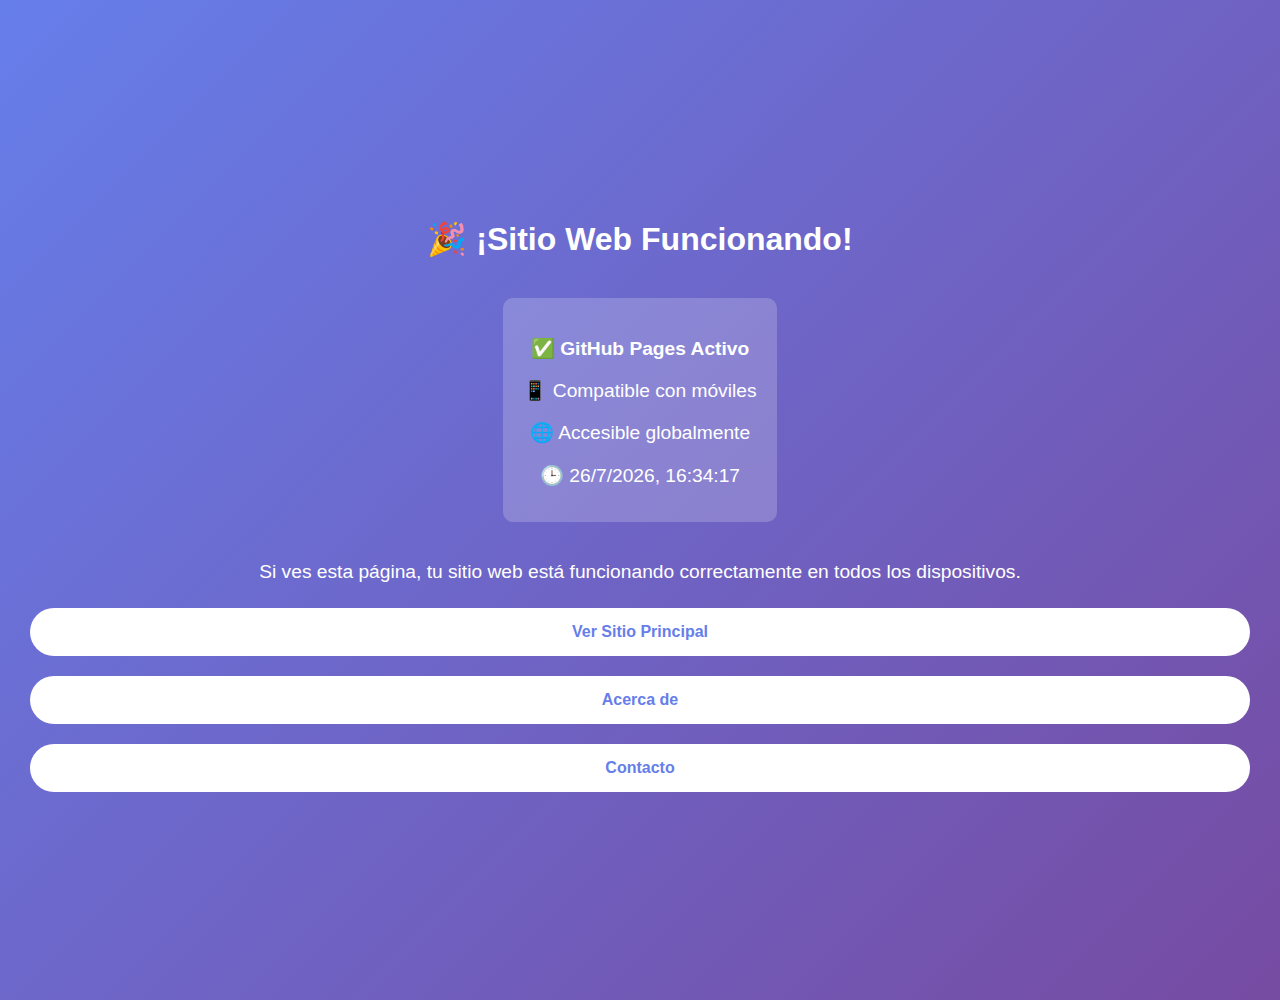
<file: mobile-test.html>
<!DOCTYPE html>
<html lang="es">
<head>
    <meta charset="UTF-8">
    <meta name="viewport" content="width=device-width, initial-scale=1.0">
    <title>Test Móvil - Mi Sitio Web</title>
    <style>
        body {
            font-family: Arial, sans-serif;
            text-align: center;
            background: linear-gradient(135deg, #667eea 0%, #764ba2 100%);
            color: white;
            padding: 50px 20px;
            min-height: 100vh;
            margin: 0;
            display: flex;
            flex-direction: column;
            justify-content: center;
        }
        h1 { font-size: 2rem; margin-bottom: 20px; }
        p { font-size: 1.2rem; margin-bottom: 15px; }
        .btn {
            display: inline-block;
            background: white;
            color: #667eea;
            padding: 15px 30px;
            text-decoration: none;
            border-radius: 25px;
            font-weight: bold;
            margin: 10px;
        }
        .status {
            background: rgba(255,255,255,0.2);
            padding: 20px;
            border-radius: 10px;
            margin: 20px auto;
            max-width: 300px;
        }
    </style>
</head>
<body>
    <h1>🎉 ¡Sitio Web Funcionando!</h1>
    <div class="status">
        <p><strong>✅ GitHub Pages Activo</strong></p>
        <p>📱 Compatible con móviles</p>
        <p>🌐 Accesible globalmente</p>
        <p id="timestamp"></p>
    </div>
    <p>Si ves esta página, tu sitio web está funcionando correctamente en todos los dispositivos.</p>
    <a href="index.html" class="btn">Ver Sitio Principal</a>
    <a href="about.html" class="btn">Acerca de</a>
    <a href="contact.html" class="btn">Contacto</a>
    
    <script>
        // Mostrar timestamp actual
        document.getElementById('timestamp').textContent = 
            '🕒 ' + new Date().toLocaleString('es-ES');
        
        // Forzar recarga sin cache
        if (performance.navigation.type !== performance.navigation.TYPE_RELOAD) {
            console.log('Sitio cargado correctamente en: ' + navigator.userAgent);
        }
    </script>
</body>
</html>
</file>
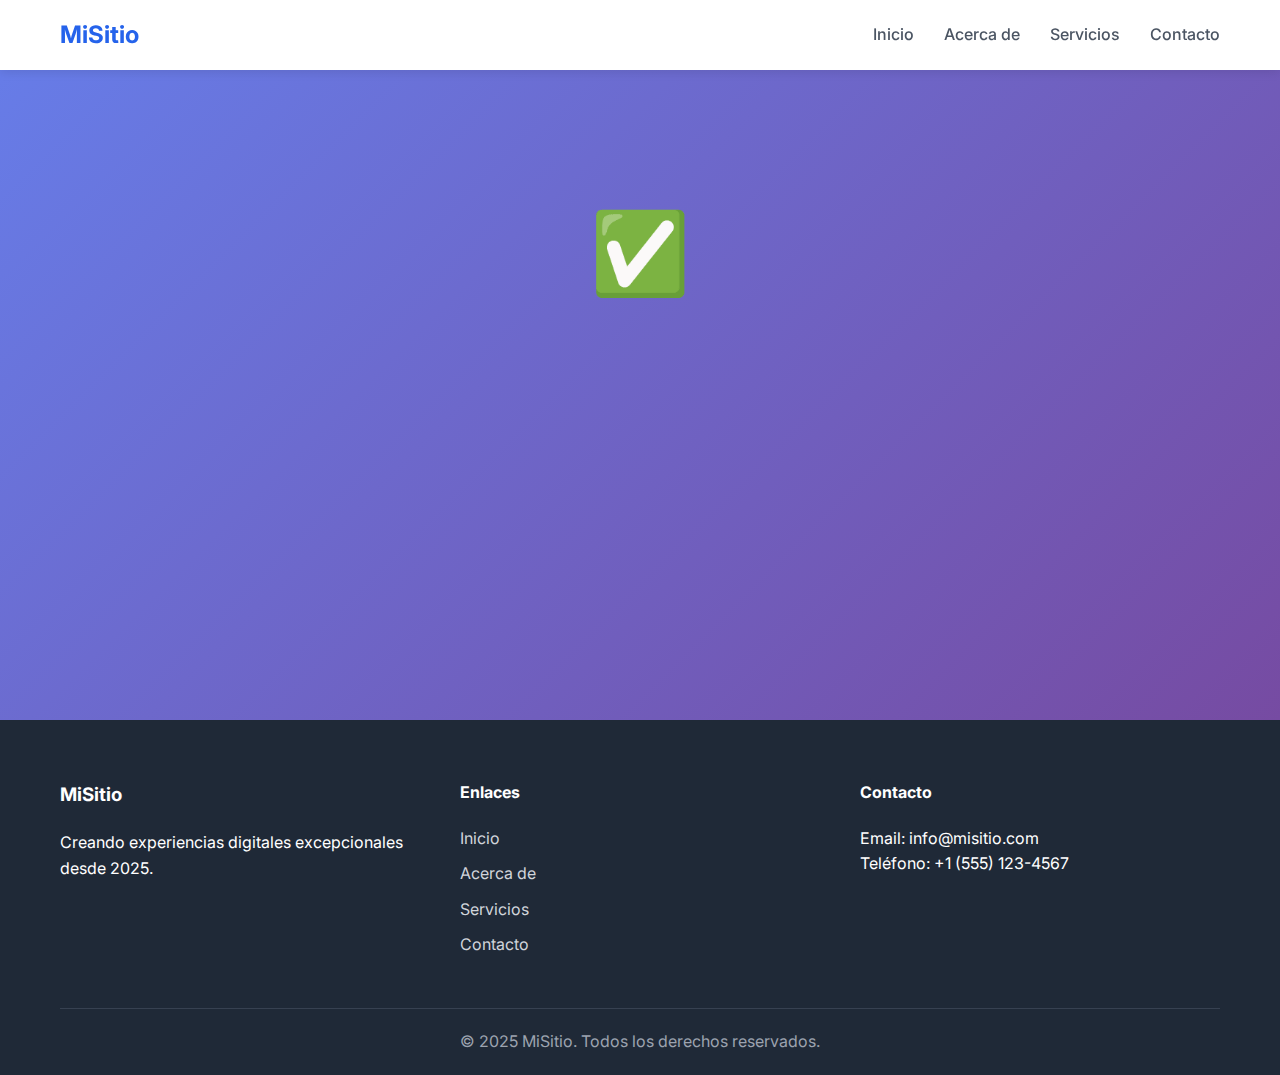
<file: success.html>
<!DOCTYPE html>
<html lang="es">
<head>
    <meta charset="UTF-8">
    <meta name="viewport" content="width=device-width, initial-scale=1.0">
    <title>Mensaje Enviado - Mi Sitio Web</title>
    <link rel="stylesheet" href="styles.css">
    <link href="https://fonts.googleapis.com/css2?family=Inter:wght@300;400;600;700&display=swap" rel="stylesheet">
</head>
<body>
    <header>
        <nav class="navbar">
            <div class="nav-container">
                <div class="nav-logo">
                    <a href="index.html">MiSitio</a>
                </div>
                <ul class="nav-menu">
                    <li class="nav-item">
                        <a href="index.html" class="nav-link">Inicio</a>
                    </li>
                    <li class="nav-item">
                        <a href="about.html" class="nav-link">Acerca de</a>
                    </li>
                    <li class="nav-item">
                        <a href="index.html#services" class="nav-link">Servicios</a>
                    </li>
                    <li class="nav-item">
                        <a href="contact.html" class="nav-link">Contacto</a>
                    </li>
                </ul>
            </div>
        </nav>
    </header>

    <main>
        <section class="hero" style="min-height: 80vh;">
            <div class="hero-container">
                <div style="font-size: 5rem; margin-bottom: 30px;">✅</div>
                <h1 class="hero-title">¡Mensaje Enviado!</h1>
                <p class="hero-description">
                    Gracias por contactarnos. Hemos recibido tu mensaje y te responderemos pronto.
                </p>
                <div class="hero-buttons">
                    <a href="index.html" class="btn btn-primary">Volver al Inicio</a>
                    <a href="contact.html" class="btn btn-secondary">Enviar Otro Mensaje</a>
                </div>
            </div>
        </section>
    </main>

    <footer class="footer">
        <div class="container">
            <div class="footer-content">
                <div class="footer-section">
                    <h3>MiSitio</h3>
                    <p>Creando experiencias digitales excepcionales desde 2025.</p>
                </div>
                <div class="footer-section">
                    <h4>Enlaces</h4>
                    <ul>
                        <li><a href="index.html">Inicio</a></li>
                        <li><a href="about.html">Acerca de</a></li>
                        <li><a href="index.html#services">Servicios</a></li>
                        <li><a href="contact.html">Contacto</a></li>
                    </ul>
                </div>
                <div class="footer-section">
                    <h4>Contacto</h4>
                    <p>Email: info@misitio.com</p>
                    <p>Teléfono: +1 (555) 123-4567</p>
                </div>
            </div>
            <div class="footer-bottom">
                <p>&copy; 2025 MiSitio. Todos los derechos reservados.</p>
            </div>
        </div>
    </footer>

    <script src="script.js"></script>
</body>
</html>
</file>
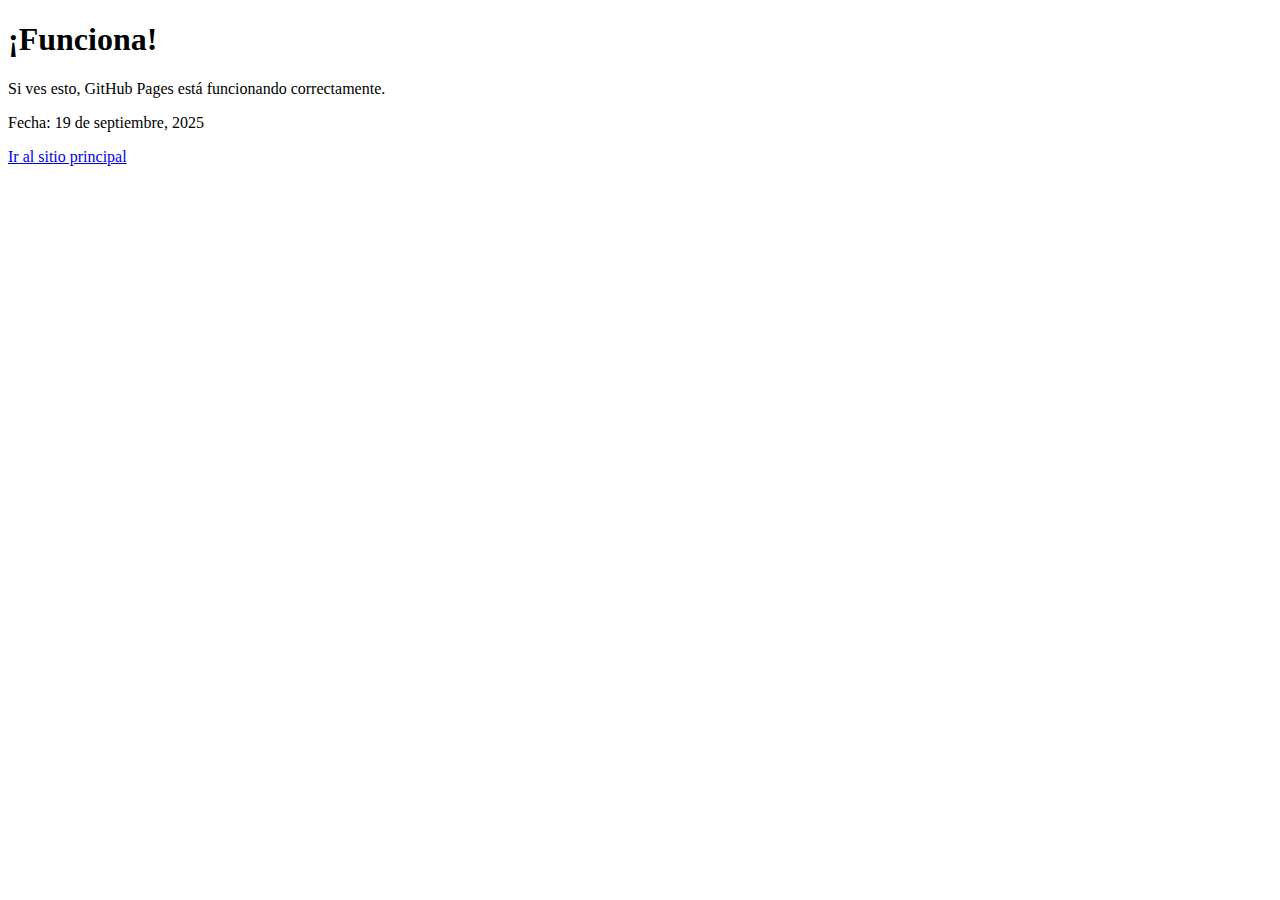
<file: test.html>
<!DOCTYPE html>
<html>
<head>
    <title>Test - Mi Sitio Web</title>
</head>
<body>
    <h1>¡Funciona!</h1>
    <p>Si ves esto, GitHub Pages está funcionando correctamente.</p>
    <p>Fecha: 19 de septiembre, 2025</p>
    <a href="index.html">Ir al sitio principal</a>
</body>
</html>
</file>
<file: styles.css>
/* Reset and base styles */
* {
    margin: 0;
    padding: 0;
    box-sizing: border-box;
}

body {
    font-family: 'Inter', sans-serif;
    line-height: 1.6;
    color: #333;
    background-color: #ffffff;
}

.container {
    max-width: 1200px;
    margin: 0 auto;
    padding: 0 20px;
}

/* Navigation */
.navbar {
    background-color: #ffffff;
    box-shadow: 0 2px 10px rgba(0, 0, 0, 0.1);
    position: fixed;
    top: 0;
    width: 100%;
    z-index: 1000;
    transition: all 0.3s ease;
}

.nav-container {
    max-width: 1200px;
    margin: 0 auto;
    padding: 0 20px;
    display: flex;
    justify-content: space-between;
    align-items: center;
    height: 70px;
}

.nav-logo a {
    font-size: 24px;
    font-weight: 700;
    color: #2563eb;
    text-decoration: none;
    transition: color 0.3s ease;
}

.nav-logo a:hover {
    color: #1d4ed8;
}

.nav-menu {
    display: flex;
    list-style: none;
    gap: 30px;
}

.nav-link {
    color: #4b5563;
    text-decoration: none;
    font-weight: 500;
    transition: color 0.3s ease;
    position: relative;
}

.nav-link:hover {
    color: #2563eb;
}

.nav-link::after {
    content: '';
    position: absolute;
    width: 0;
    height: 2px;
    bottom: -5px;
    left: 0;
    background-color: #2563eb;
    transition: width 0.3s ease;
}

.nav-link:hover::after {
    width: 100%;
}

.nav-toggle {
    display: none;
    flex-direction: column;
    cursor: pointer;
}

.bar {
    width: 25px;
    height: 3px;
    background-color: #4b5563;
    margin: 3px 0;
    transition: 0.3s;
}

/* Hero Section */
.hero {
    background: linear-gradient(135deg, #667eea 0%, #764ba2 100%);
    color: white;
    padding: 150px 0 100px;
    text-align: center;
    min-height: 100vh;
    display: flex;
    align-items: center;
}

.hero-container {
    max-width: 800px;
    margin: 0 auto;
    padding: 0 20px;
}

.hero-title {
    font-size: 3.5rem;
    font-weight: 700;
    margin-bottom: 20px;
    opacity: 0;
    animation: fadeInUp 1s ease forwards;
}

.hero-description {
    font-size: 1.25rem;
    margin-bottom: 40px;
    opacity: 0;
    animation: fadeInUp 1s ease 0.3s forwards;
}

.hero-buttons {
    display: flex;
    gap: 20px;
    justify-content: center;
    flex-wrap: wrap;
    opacity: 0;
    animation: fadeInUp 1s ease 0.6s forwards;
}

/* Buttons */
.btn {
    display: inline-block;
    padding: 12px 30px;
    border-radius: 50px;
    text-decoration: none;
    font-weight: 600;
    transition: all 0.3s ease;
    border: 2px solid transparent;
}

.btn-primary {
    background-color: #ffffff;
    color: #2563eb;
}

.btn-primary:hover {
    background-color: #f8fafc;
    transform: translateY(-2px);
    box-shadow: 0 10px 25px rgba(0, 0, 0, 0.2);
}

.btn-secondary {
    background-color: transparent;
    color: #ffffff;
    border-color: #ffffff;
}

.btn-secondary:hover {
    background-color: #ffffff;
    color: #2563eb;
    transform: translateY(-2px);
}

/* Services Section */
.services {
    padding: 100px 0;
    background-color: #f8fafc;
}

.section-title {
    text-align: center;
    font-size: 2.5rem;
    font-weight: 700;
    margin-bottom: 60px;
    color: #1f2937;
}

.services-grid {
    display: grid;
    grid-template-columns: repeat(auto-fit, minmax(300px, 1fr));
    gap: 40px;
}

.service-card {
    background: white;
    padding: 40px 30px;
    border-radius: 15px;
    text-align: center;
    box-shadow: 0 5px 20px rgba(0, 0, 0, 0.1);
    transition: all 0.3s ease;
}

.service-card:hover {
    transform: translateY(-10px);
    box-shadow: 0 15px 40px rgba(0, 0, 0, 0.15);
}

.service-icon {
    font-size: 3rem;
    margin-bottom: 20px;
}

.service-card h3 {
    font-size: 1.5rem;
    font-weight: 600;
    margin-bottom: 15px;
    color: #1f2937;
}

.service-card p {
    color: #6b7280;
    line-height: 1.6;
}

/* About Section */
.about {
    padding: 100px 0;
    background-color: #ffffff;
}

.about-content {
    display: grid;
    grid-template-columns: 1fr 1fr;
    gap: 60px;
    align-items: center;
}

.about-text h2 {
    font-size: 2.5rem;
    font-weight: 700;
    margin-bottom: 30px;
    color: #1f2937;
}

.about-text p {
    color: #6b7280;
    margin-bottom: 20px;
    font-size: 1.1rem;
}

.about-image {
    display: flex;
    justify-content: center;
}

.image-placeholder {
    width: 300px;
    height: 300px;
    background: linear-gradient(135deg, #667eea 0%, #764ba2 100%);
    border-radius: 20px;
    display: flex;
    align-items: center;
    justify-content: center;
    font-size: 5rem;
    box-shadow: 0 20px 40px rgba(0, 0, 0, 0.1);
}

/* Footer */
.footer {
    background-color: #1f2937;
    color: #ffffff;
    padding: 60px 0 20px;
}

.footer-content {
    display: grid;
    grid-template-columns: repeat(auto-fit, minmax(250px, 1fr));
    gap: 40px;
    margin-bottom: 40px;
}

.footer-section h3,
.footer-section h4 {
    margin-bottom: 20px;
    color: #ffffff;
}

.footer-section ul {
    list-style: none;
}

.footer-section ul li {
    margin-bottom: 10px;
}

.footer-section a {
    color: #d1d5db;
    text-decoration: none;
    transition: color 0.3s ease;
}

.footer-section a:hover {
    color: #ffffff;
}

.footer-bottom {
    border-top: 1px solid #374151;
    padding-top: 20px;
    text-align: center;
    color: #9ca3af;
}

/* Animations */
@keyframes fadeInUp {
    from {
        opacity: 0;
        transform: translateY(30px);
    }
    to {
        opacity: 1;
        transform: translateY(0);
    }
}

/* Page Header Styles */
.page-header {
    background: linear-gradient(135deg, #667eea 0%, #764ba2 100%);
    color: white;
    padding: 150px 0 100px;
    text-align: center;
}

.page-header h1 {
    font-size: 3rem;
    font-weight: 700;
    margin-bottom: 20px;
}

.page-header p {
    font-size: 1.2rem;
    max-width: 600px;
    margin: 0 auto;
}

/* Our Story Section */
.our-story {
    padding: 100px 0;
    background-color: #ffffff;
}

.story-content {
    display: grid;
    grid-template-columns: 1fr 1fr;
    gap: 60px;
    align-items: center;
}

.story-text h2 {
    font-size: 2.5rem;
    font-weight: 700;
    margin-bottom: 30px;
    color: #1f2937;
}

.story-text p {
    color: #6b7280;
    margin-bottom: 20px;
    font-size: 1.1rem;
}

/* Mission & Values */
.mission-values {
    padding: 100px 0;
    background-color: #f8fafc;
}

.values-grid {
    display: grid;
    grid-template-columns: repeat(auto-fit, minmax(250px, 1fr));
    gap: 40px;
}

.value-card {
    background: white;
    padding: 40px 30px;
    border-radius: 15px;
    text-align: center;
    box-shadow: 0 5px 20px rgba(0, 0, 0, 0.1);
    transition: all 0.3s ease;
}

.value-card:hover {
    transform: translateY(-5px);
    box-shadow: 0 15px 40px rgba(0, 0, 0, 0.15);
}

.value-icon {
    font-size: 3rem;
    margin-bottom: 20px;
}

.value-card h3 {
    font-size: 1.5rem;
    font-weight: 600;
    margin-bottom: 15px;
    color: #1f2937;
}

/* Team Section */
.team {
    padding: 100px 0;
    background-color: #ffffff;
}

.team-intro {
    text-align: center;
    font-size: 1.2rem;
    color: #6b7280;
    margin-bottom: 60px;
}

.team-grid {
    display: grid;
    grid-template-columns: repeat(auto-fit, minmax(300px, 1fr));
    gap: 40px;
}

.team-member {
    text-align: center;
    padding: 30px;
    background: white;
    border-radius: 15px;
    box-shadow: 0 5px 20px rgba(0, 0, 0, 0.1);
    transition: all 0.3s ease;
}

.team-member:hover {
    transform: translateY(-5px);
    box-shadow: 0 15px 40px rgba(0, 0, 0, 0.15);
}

.member-photo {
    width: 120px;
    height: 120px;
    border-radius: 50%;
    background: linear-gradient(135deg, #667eea 0%, #764ba2 100%);
    display: flex;
    align-items: center;
    justify-content: center;
    font-size: 3rem;
    margin: 0 auto 20px;
}

.team-member h3 {
    font-size: 1.5rem;
    font-weight: 600;
    margin-bottom: 5px;
    color: #1f2937;
}

.member-role {
    color: #2563eb;
    font-weight: 600;
    margin-bottom: 15px;
}

.member-description {
    color: #6b7280;
    line-height: 1.6;
}

/* Statistics Section */
.statistics {
    padding: 100px 0;
    background: linear-gradient(135deg, #667eea 0%, #764ba2 100%);
    color: white;
}

.stats-grid {
    display: grid;
    grid-template-columns: repeat(auto-fit, minmax(200px, 1fr));
    gap: 40px;
}

.stat-item {
    text-align: center;
}

.stat-number {
    font-size: 3.5rem;
    font-weight: 700;
    margin-bottom: 10px;
}

.stat-label {
    font-size: 1.1rem;
    opacity: 0.9;
}

/* CTA About */
.cta-about {
    padding: 100px 0;
    background-color: #f8fafc;
    text-align: center;
}

.cta-content h2 {
    font-size: 2.5rem;
    font-weight: 700;
    margin-bottom: 20px;
    color: #1f2937;
}

.cta-content p {
    font-size: 1.2rem;
    color: #6b7280;
    margin-bottom: 40px;
}

.cta-buttons {
    display: flex;
    gap: 20px;
    justify-content: center;
    flex-wrap: wrap;
}

/* Contact Section */
.contact-section {
    padding: 100px 0;
    background-color: #ffffff;
}

.contact-content {
    display: grid;
    grid-template-columns: 1fr 1fr;
    gap: 80px;
}

.contact-form h2,
.contact-info h2 {
    font-size: 2rem;
    font-weight: 700;
    margin-bottom: 30px;
    color: #1f2937;
}

/* Form Styles */
.form-group {
    margin-bottom: 25px;
}

.form-group label {
    display: block;
    margin-bottom: 8px;
    font-weight: 600;
    color: #374151;
}

.form-group input,
.form-group select,
.form-group textarea {
    width: 100%;
    padding: 12px 16px;
    border: 2px solid #e5e7eb;
    border-radius: 8px;
    font-size: 16px;
    transition: border-color 0.3s ease;
}

.form-group input:focus,
.form-group select:focus,
.form-group textarea:focus {
    outline: none;
    border-color: #2563eb;
}

.checkbox-label {
    display: flex;
    align-items: center;
    gap: 10px;
    cursor: pointer;
}

.checkbox-label input[type="checkbox"] {
    width: auto;
}

.privacy-link {
    color: #2563eb;
    text-decoration: none;
}

.privacy-link:hover {
    text-decoration: underline;
}

/* Contact Info */
.contact-item {
    display: flex;
    align-items: flex-start;
    gap: 20px;
    margin-bottom: 30px;
}

.contact-icon {
    font-size: 2rem;
    width: 60px;
    height: 60px;
    background: linear-gradient(135deg, #667eea 0%, #764ba2 100%);
    border-radius: 15px;
    display: flex;
    align-items: center;
    justify-content: center;
    flex-shrink: 0;
}

.contact-details h3 {
    font-size: 1.2rem;
    font-weight: 600;
    margin-bottom: 8px;
    color: #1f2937;
}

.contact-details p {
    color: #6b7280;
    margin-bottom: 5px;
}

/* FAQ Section */
.faq-section {
    padding: 100px 0;
    background-color: #f8fafc;
}

.faq-grid {
    max-width: 800px;
    margin: 0 auto;
}

.faq-item {
    background: white;
    border-radius: 15px;
    margin-bottom: 20px;
    overflow: hidden;
    box-shadow: 0 5px 20px rgba(0, 0, 0, 0.1);
}

.faq-question {
    padding: 25px 30px;
    display: flex;
    justify-content: space-between;
    align-items: center;
    cursor: pointer;
    transition: background-color 0.3s ease;
}

.faq-question:hover {
    background-color: #f8fafc;
}

.faq-question h3 {
    font-size: 1.2rem;
    font-weight: 600;
    color: #1f2937;
}

.faq-toggle {
    font-size: 1.5rem;
    font-weight: bold;
    color: #2563eb;
    transition: transform 0.3s ease;
}

.faq-item.active .faq-toggle {
    transform: rotate(45deg);
}

.faq-answer {
    max-height: 0;
    overflow: hidden;
    transition: max-height 0.3s ease;
}

.faq-answer p {
    padding: 0 30px 25px;
    color: #6b7280;
    line-height: 1.6;
}

/* Map Section */
.map-section {
    padding: 100px 0;
    background-color: #ffffff;
}

.map-placeholder {
    background-color: #f8fafc;
    border-radius: 15px;
    padding: 80px 40px;
    text-align: center;
    border: 2px dashed #d1d5db;
}

.map-icon {
    font-size: 4rem;
    margin-bottom: 20px;
}

.map-content h3 {
    font-size: 1.5rem;
    font-weight: 600;
    margin-bottom: 10px;
    color: #1f2937;
}

.map-content p {
    color: #6b7280;
    margin-bottom: 20px;
}

/* Responsive Design */
@media screen and (max-width: 768px) {
    .nav-menu {
        position: fixed;
        left: -100%;
        top: 70px;
        flex-direction: column;
        background-color: white;
        width: 100%;
        text-align: center;
        transition: 0.3s;
        box-shadow: 0 10px 27px rgba(0, 0, 0, 0.05);
        padding: 20px 0;
    }

    .nav-menu.active {
        left: 0;
    }

    .nav-toggle {
        display: flex;
    }

    .nav-toggle.active .bar:nth-child(2) {
        opacity: 0;
    }

    .nav-toggle.active .bar:nth-child(1) {
        transform: translateY(8px) rotate(45deg);
    }

    .nav-toggle.active .bar:nth-child(3) {
        transform: translateY(-8px) rotate(-45deg);
    }

    .hero-title {
        font-size: 2.5rem;
    }

    .hero-description {
        font-size: 1.1rem;
    }

    .hero-buttons {
        flex-direction: column;
        align-items: center;
    }

    .btn {
        width: 200px;
        text-align: center;
    }

    .about-content,
    .story-content {
        grid-template-columns: 1fr;
        text-align: center;
    }

    .contact-content {
        grid-template-columns: 1fr;
        gap: 40px;
    }

    .services-grid,
    .values-grid,
    .team-grid {
        grid-template-columns: 1fr;
    }

    .stats-grid {
        grid-template-columns: repeat(2, 1fr);
    }

    .cta-buttons {
        flex-direction: column;
        align-items: center;
    }

    .footer-content {
        grid-template-columns: 1fr;
        text-align: center;
    }

    .section-title {
        font-size: 2rem;
    }

    .about-text h2,
    .story-text h2 {
        font-size: 2rem;
    }

    .page-header h1 {
        font-size: 2.5rem;
    }

    .page-header p {
        font-size: 1.1rem;
    }
}

@media screen and (max-width: 480px) {
    .hero {
        padding: 120px 0 80px;
    }

    .hero-title {
        font-size: 2rem;
    }

    .services,
    .about {
        padding: 60px 0;
    }

    .image-placeholder {
        width: 250px;
        height: 250px;
        font-size: 4rem;
    }
}
</file>
